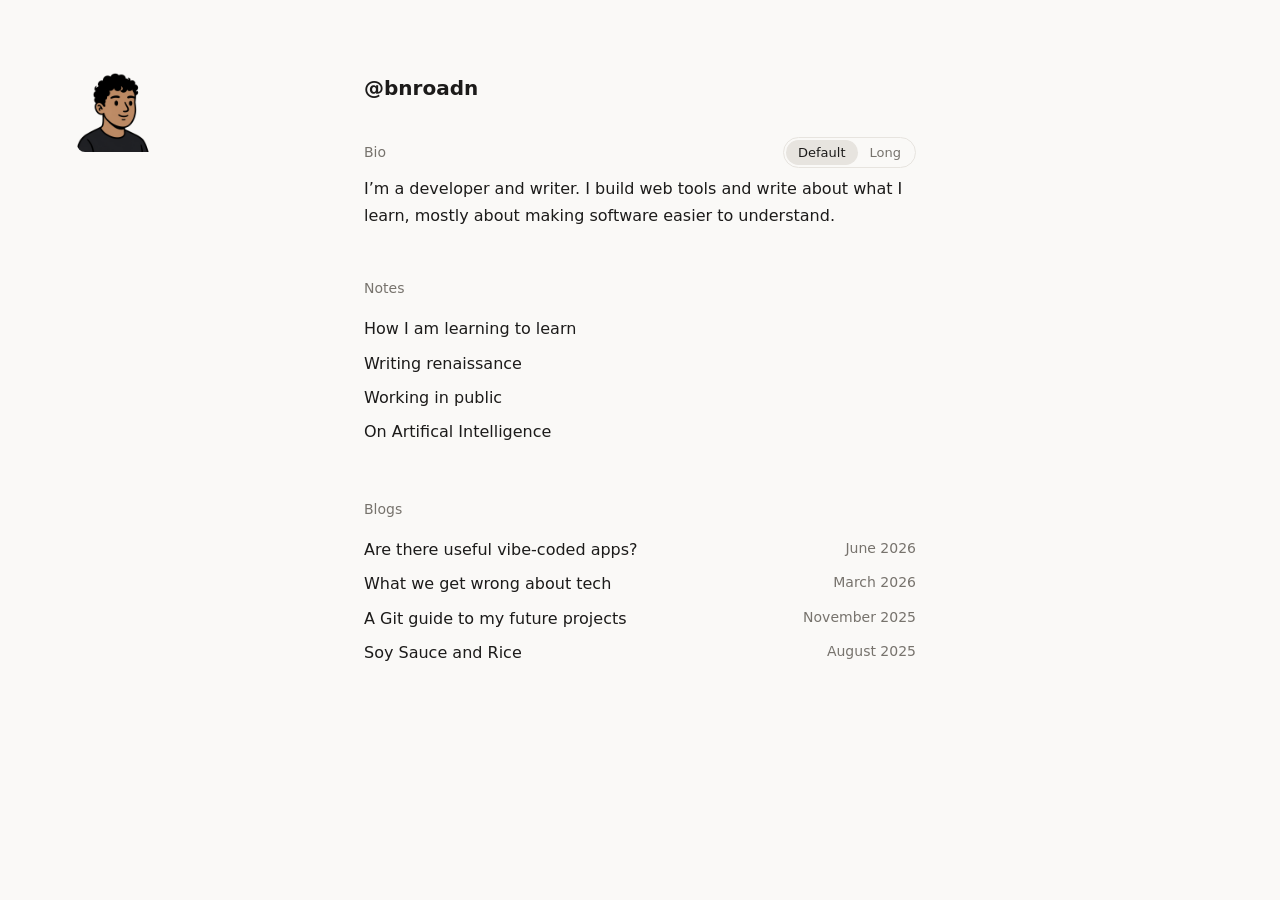
<file: minimal-notes/index.html>
<!DOCTYPE html>
<!--
  CLONE NOTES: a "text-first personal site" (layout inspired by leerob.com).
  The pattern: one narrow column, a handle, a short bio with a Default/Long
  switch, then plain lists of Notes and Blogs. No images, no heavy chrome.
  The original is a Next.js app; this version is plain HTML/CSS/JS so you
  can see every moving part. See the porting notes at the bottom of app.js.
-->
<html lang="en">
<head>
  <meta charset="utf-8">
  <meta name="viewport" content="width=device-width, initial-scale=1">
  <title>hey, i'm Brandon
  </title>
  <meta name="description" content="Developer and writer.">

  <!-- theme-color tints the phone's browser bar to match the page -->
  <meta name="theme-color" content="#1b1a19">

  <!-- Open Graph metadata for shared links. -->
  <meta property="og:title" content="Brandon">
  <meta property="og:description" content="Developer and writer.">

  <link rel="stylesheet" href="assets/css/styles.css">
  <script src="assets/js/app.js" defer></script>
</head>
<body>
  <aside class="logo-slot" aria-label="Logo">
    <img src="assets/images/logo.png" alt="Illustrated portrait logo">
  </aside>
  <main>
    <!-- The handle is the page's h1 and links to a social profile -->
    <h1><a href="https://x.com/">@bnroadn</a></h1>

    <!-- Bio: label + two buttons that act like a segmented control.
         aria-pressed tells screen readers which one is active. -->
    <section aria-labelledby="bio-label">
      <div class="bio-head">
        <span id="bio-label" class="label">Bio</span>
        <div class="switch" role="group" aria-label="Bio length">
          <button type="button" data-mode="default" aria-pressed="true">Default</button>
          <button type="button" data-mode="long" aria-pressed="false">Long</button>
        </div>
      </div>
      <!-- aria-live: screen readers announce the text when it changes -->
      <div id="bio" aria-live="polite"></div>
    </section>

    <!-- Filled in by app.js from the data object -->
    <section><h2>Notes</h2><ul id="notes" class="plain"></ul></section>
    <section><h2>Blogs</h2><ul id="blogs" class="plain"></ul></section>

    <noscript><p class="muted">Enable JavaScript to see the full page.</p></noscript>
  </main>
</body>
</html>
</file>
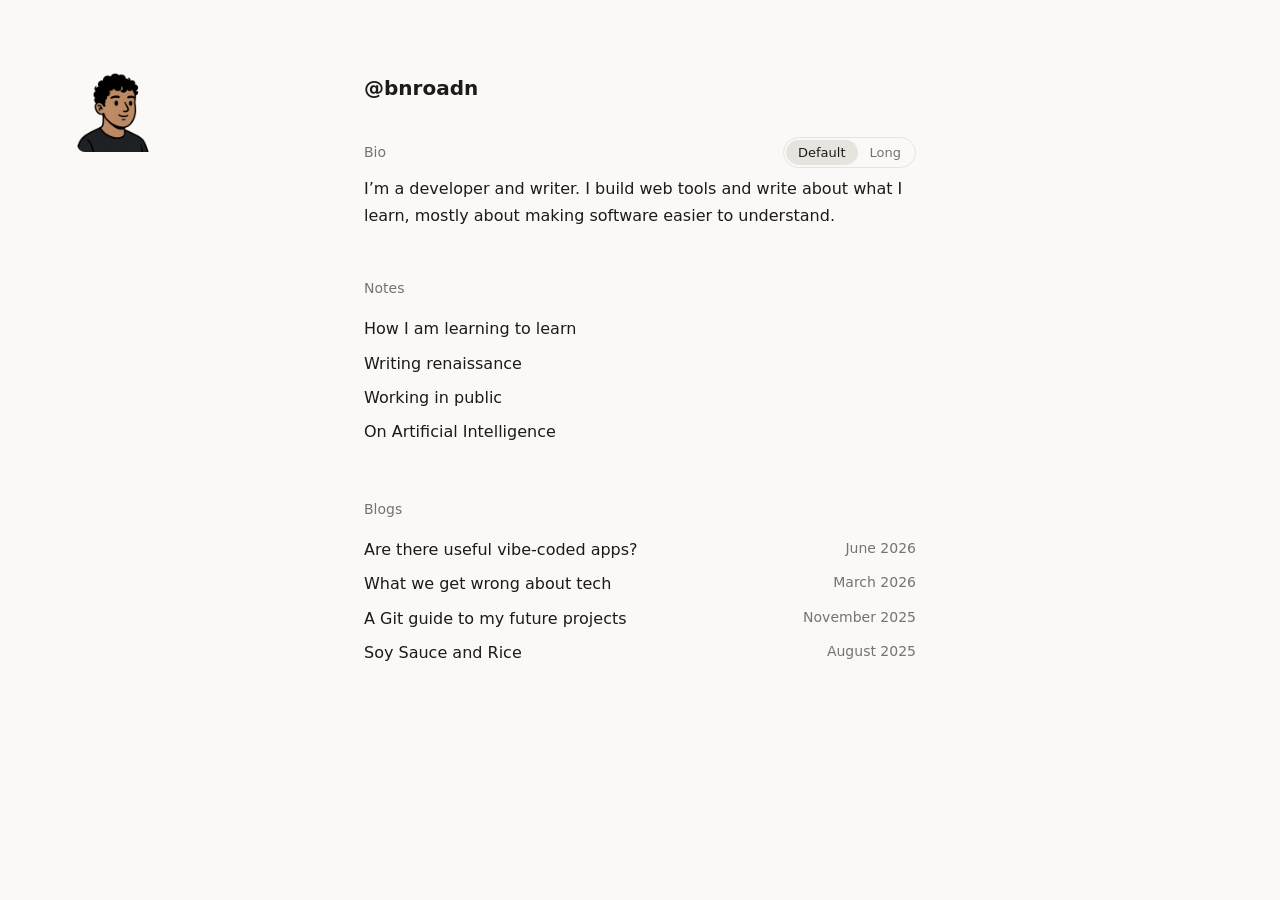
<file: src/index.html>
<!DOCTYPE html>
<!--
  CLONE NOTES: a "text-first personal site" (layout inspired by leerob.com).
  The pattern: one narrow column, a handle, a short bio with a Default/Long
  switch, then plain lists of Notes and Blogs. No images, no heavy chrome.
  The original is a Next.js app; this version is plain HTML/CSS/JS so you
  can see every moving part. See the porting notes at the bottom of app.js.
-->
<html lang="en">
<head>
  <meta charset="utf-8">
  <meta name="viewport" content="width=device-width, initial-scale=1">
  <title>hey, i'm B
  </title>
  <meta name="description" content="Developer and writer.">

  <!-- theme-color tints the phone's browser bar to match the page -->
  <meta name="theme-color" content="#1b1a19">
  <link rel="icon" type="image/svg+xml" href="assets/images/terminal.svg">

  <!-- Open Graph metadata for shared links. -->
  <meta property="og:title" content="Brandon">
  <meta property="og:description" content="Developer and writer.">

  <link rel="stylesheet" href="assets/css/styles.css">
  <script src="assets/js/app.js" defer></script>
</head>
<body>
  <aside class="logo-slot" aria-label="Logo">
    <img src="assets/images/logo.png" alt="Illustrated portrait logo">
  </aside>
  <main>
    <!-- The handle is the page's h1 and links to a social profile -->
    <h1><a href="https://x.com/">@bnroadn</a></h1>

    <!-- Bio: label + two buttons that act like a segmented control.
         aria-pressed tells screen readers which one is active. -->
    <section aria-labelledby="bio-label">
      <div class="bio-head">
        <span id="bio-label" class="label">Bio</span>
        <div class="switch" role="group" aria-label="Bio length">
          <button type="button" data-mode="default" aria-pressed="true">Default</button>
          <button type="button" data-mode="long" aria-pressed="false">Long</button>
        </div>
      </div>
      <!-- aria-live: screen readers announce the text when it changes -->
      <div id="bio" aria-live="polite"></div>
    </section>

    <!-- Filled in by app.js from the data object -->
    <section><h2>Notes</h2><ul id="notes" class="plain"></ul></section>
    <section><h2>Blogs</h2><ul id="blogs" class="plain"></ul></section>

    <noscript><p class="muted">Enable JavaScript to see the full page.</p></noscript>
  </main>
</body>
</html>
</file>
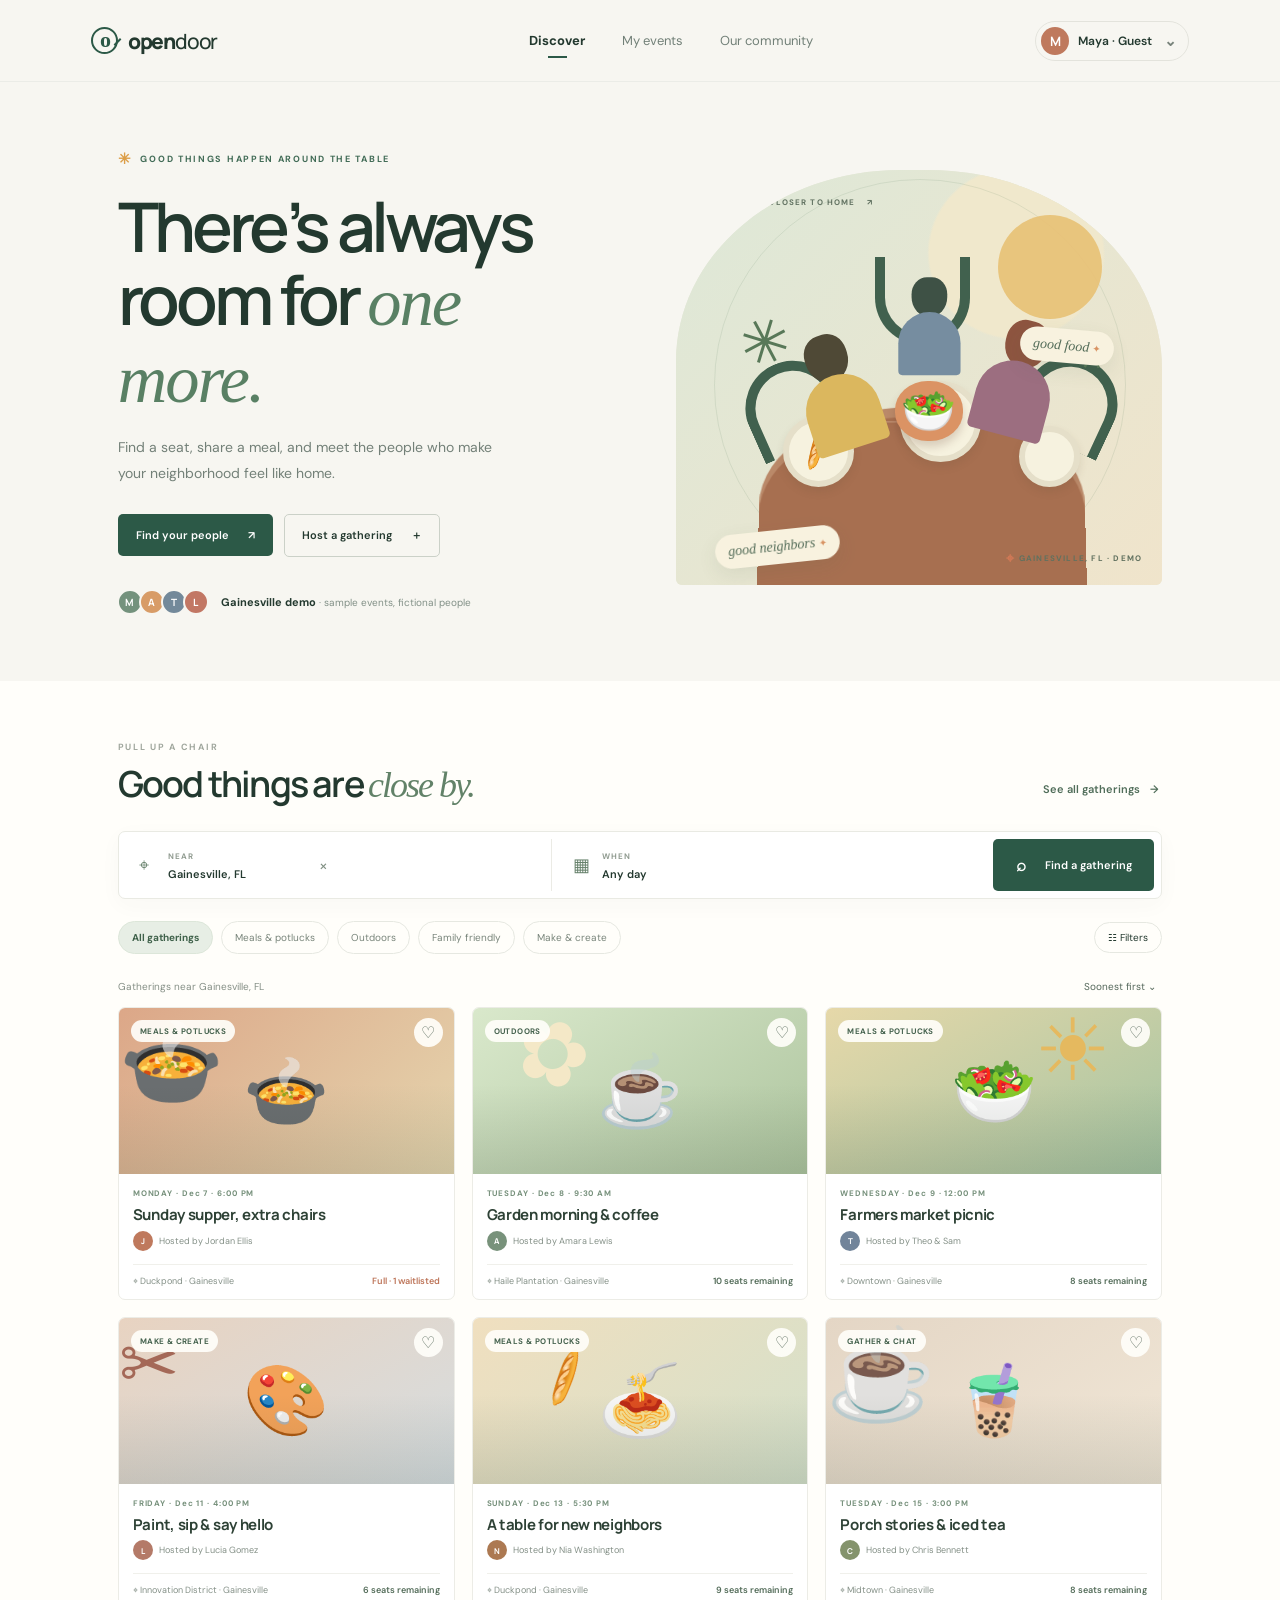
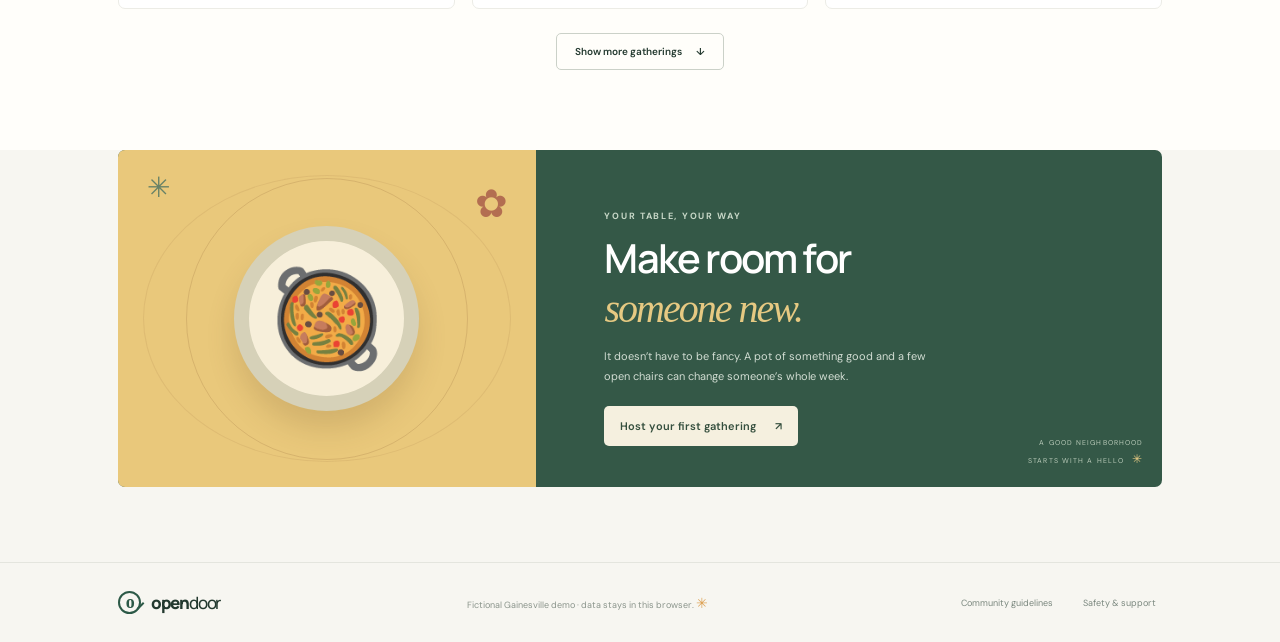
<file: src/demos/opendoor/index.html>
<!doctype html>
<html lang="en">
  <head>
    <meta charset="utf-8" />
    <meta name="viewport" content="width=device-width, initial-scale=1" />
    <meta name="theme-color" content="#f7f6f1" />
    <meta name="description" content="Find a seat at the table. Discover and host welcoming community meals and gatherings around Florida." />
    <title>OpenDoor — Find a seat at the table</title>
    <link rel="preconnect" href="https://fonts.googleapis.com" />
    <link rel="preconnect" href="https://fonts.gstatic.com" crossorigin />
    <link href="https://fonts.googleapis.com/css2?family=DM+Sans:wght@400;500;600;700&family=Manrope:wght@400;500;600;700;800&display=swap" rel="stylesheet" />
    <link rel="stylesheet" href="styles.css" />
  </head>
  <body>
    <header class="site-header">
      <a class="brand" href="#home" aria-label="OpenDoor home"><span class="brand-mark">o<span></span></span><span>open<span class="brand-light">door</span></span></a>
      <nav class="main-nav" aria-label="Main navigation">
        <button class="nav-link active" data-view="discover">Discover</button>
        <button class="nav-link" data-view="hosting">My events</button>
        <button class="nav-link" data-view="about">Our community</button>
      </nav>
      <div class="header-actions"><button class="profile-button" id="profileButton"><span class="avatar avatar-small">M</span><span>Maya · Guest</span><span class="chevron">⌄</span></button><button class="mobile-menu" id="mobileMenu" aria-label="Open navigation">☰</button></div>
    </header>

    <main id="home">
      <section class="hero" id="hero">
        <div class="hero-copy">
          <span class="eyebrow"><span class="sun-icon">✳</span> GOOD THINGS HAPPEN AROUND THE TABLE</span>
          <h1>There’s always<br />room for <em>one more.</em></h1>
          <p>Find a seat, share a meal, and meet the people who make your neighborhood feel like home.</p>
          <div class="hero-actions"><button class="button button-dark" id="exploreButton">Find your people <span>↗</span></button><button class="button button-outline" id="heroHostButton">Host a gathering <span>＋</span></button></div>
          <div class="social-proof"><div class="avatar-stack"><span class="avatar a1">M</span><span class="avatar a2">A</span><span class="avatar a3">T</span><span class="avatar a4">L</span></div><span><strong>Gainesville demo</strong> · sample events, fictional people</span></div>
        </div>
        <div class="hero-art" aria-label="Illustration of a community dinner table">
          <div class="art-sun"></div><div class="art-caption"><span class="caption-dot"></span> A LITTLE CLOSER TO HOME <span>↗</span></div>
          <div class="table-scene"><div class="plant plant-left">✳</div><div class="plant plant-right">✳</div><div class="plate plate-one"></div><div class="plate plate-two"></div><div class="plate plate-three"></div><div class="bowl">🥗</div><div class="bread">🥖</div><div class="person person-one"><i></i><b></b></div><div class="person person-two"><i></i><b></b></div><div class="person person-three"><i></i><b></b></div><div class="table"></div><div class="chair chair-one"></div><div class="chair chair-two"></div><div class="chair chair-three"></div><div class="art-note note-one">good food <span>✦</span></div><div class="art-note note-two">good neighbors <span>✦</span></div></div>
          <div class="art-location"><span>⌖</span> GAINESVILLE, FL · DEMO</div>
        </div>
      </section>

      <section class="discovery section-wrap" id="discoverySection">
        <div class="section-heading"><div><span class="eyebrow eyebrow-muted">PULL UP A CHAIR</span><h2>Good things are <em>close by.</em></h2></div><button class="button button-text" id="allEventsButton">See all gatherings <span>→</span></button></div>
        <div class="search-bar">
          <label class="search-field"><span class="field-icon">⌖</span><span class="field-label">NEAR</span><input id="locationFilter" type="text" value="Gainesville, FL" aria-label="Search by Florida city" /><button id="locationClear" aria-label="Clear location">×</button></label>
          <label class="search-field"><span class="field-icon">▦</span><span class="field-label">WHEN</span><select id="dateFilter" aria-label="Filter by date"><option value="any">Any day</option><option value="weekend">This weekend</option><option value="week">This week</option></select></label>
          <button class="button button-dark search-submit" id="searchButton"><span>⌕</span> Find a gathering</button>
        </div>
        <div class="category-row" id="categoryRow"><button class="category active" data-category="all">All gatherings</button><button class="category" data-category="meal">Meals & potlucks</button><button class="category" data-category="outdoors">Outdoors</button><button class="category" data-category="family">Family friendly</button><button class="category" data-category="creative">Make & create</button><button class="filter-button" id="moreFilters">☷ <span>Filters</span></button></div>
        <div class="results-meta"><span id="resultsCount">Gatherings near Gainesville, FL</span><button class="sort-control" id="sortButton">Soonest first <span>⌄</span></button></div>
        <div class="event-grid" id="eventGrid"></div>
        <div class="empty-state hidden" id="emptyState"><div>✳</div><h3>No gatherings found just yet</h3><p>Try another Florida city or clear your filters. Your next good thing may be just around the corner.</p><button class="button button-outline" id="clearFilters">Clear filters</button></div>
        <div class="load-more-wrap"><button class="button button-outline load-more" id="loadMore">Show more gatherings <span>↓</span></button></div>
      </section>

      <section class="host-banner section-wrap"><div class="host-banner-art"><span class="banner-sun">✳</span><span class="banner-doodle">✿</span><div class="banner-plate">🥘</div></div><div class="host-banner-copy"><span class="eyebrow eyebrow-light">YOUR TABLE, YOUR WAY</span><h2>Make room for<br /><em>someone new.</em></h2><p>It doesn’t have to be fancy. A pot of something good and a few open chairs can change someone’s whole week.</p><button class="button button-cream" id="bannerHostButton">Host your first gathering <span>↗</span></button></div><div class="banner-side-note">A GOOD NEIGHBORHOOD<br />STARTS WITH A HELLO <span>✳</span></div></section>

      <footer class="site-footer"><a class="brand" href="#home"><span class="brand-mark">o<span></span></span><span>open<span class="brand-light">door</span></span></a><span>Fictional Gainesville demo · data stays in this browser. <span class="footer-sun">✳</span></span><div class="footer-links"><button data-view="about">Community guidelines</button><button id="footerSafety">Safety & support</button></div></footer>
    </main>

    <div class="modal-backdrop hidden" id="modalBackdrop"><section class="modal" id="modal" role="dialog" aria-modal="true" aria-labelledby="modalTitle"><button class="modal-close" id="modalClose" aria-label="Close">×</button><div id="modalContent"></div></section></div>
    <div class="toast" id="toast" role="status"></div>
    <script src="app.js"></script>
  </body>
</html>
</file>
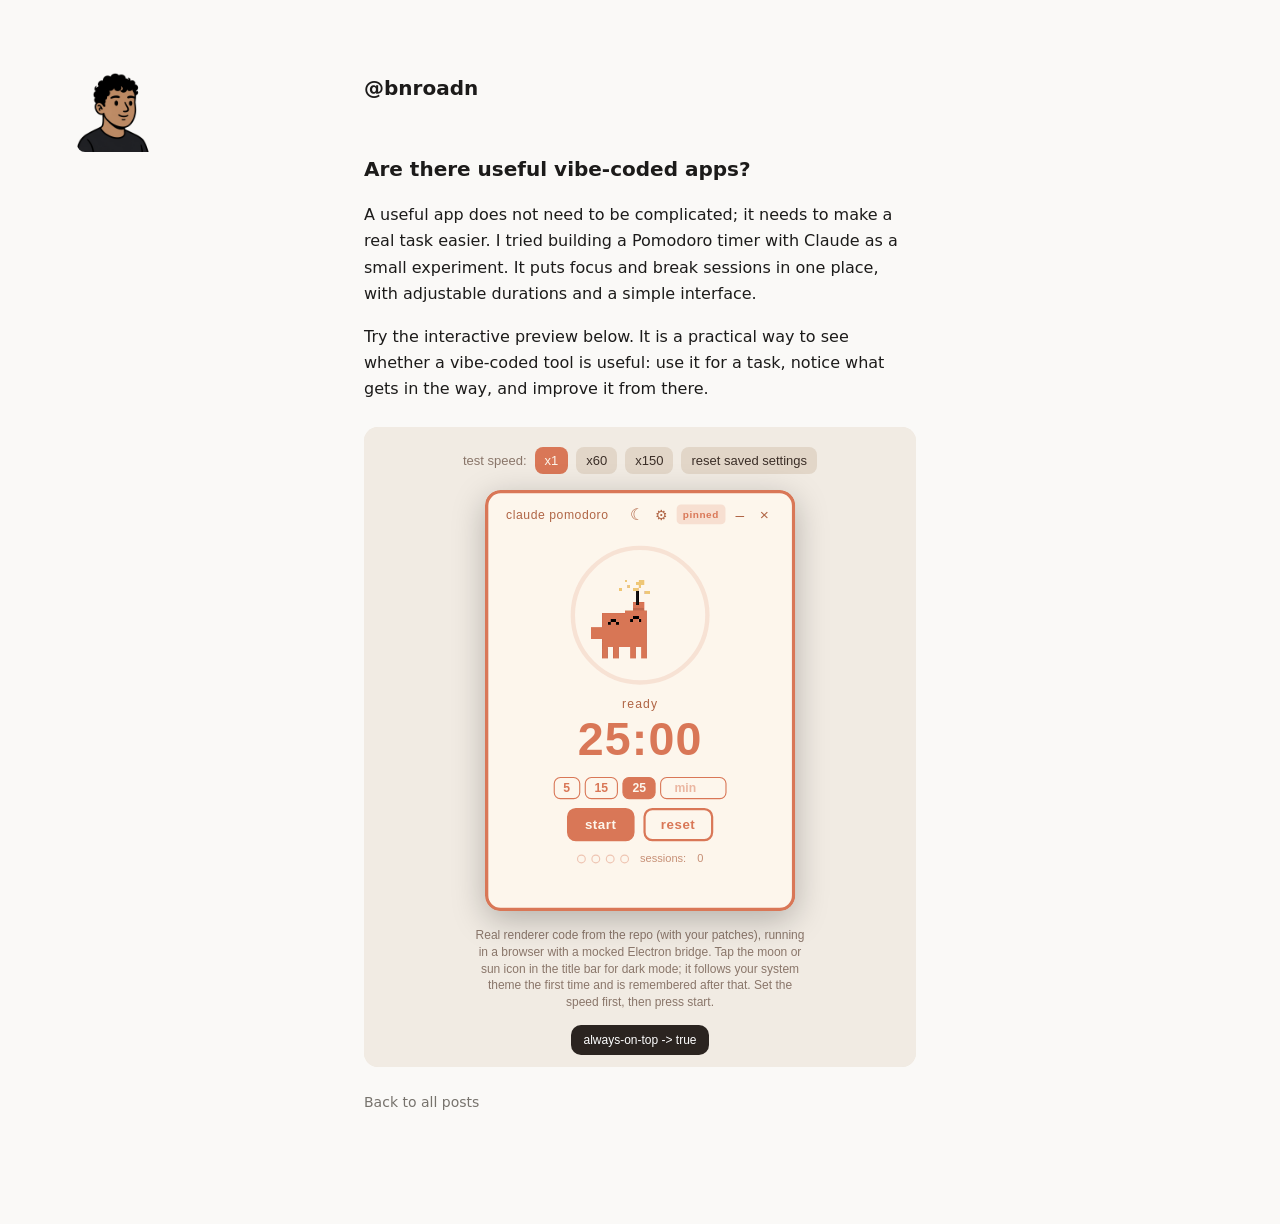
<file: minimal-notes/blogs/useful-vibe-coded-apps.html>
<!DOCTYPE html>
<html lang="en">
<head>
  <meta charset="utf-8">
  <meta name="viewport" content="width=device-width, initial-scale=1">
  <title>Are there useful vibe-coded apps? - Brandon</title>
  <meta name="description" content="An interactive Pomodoro timer built with Claude.">
  <meta name="theme-color" content="#1b1a19">
  <link rel="stylesheet" href="../assets/css/styles.css">
</head>
<body>
  <aside class="logo-slot" aria-label="Logo">
    <img src="../assets/images/logo.png" alt="Illustrated portrait logo">
  </aside>
  <main>
    <h1><a href="../index.html">@bnroadn</a></h1>
    <article>
      <h2 class="article-title">Are there useful vibe-coded apps?</h2>
      <p>A useful app does not need to be complicated; it needs to make a real task easier. I tried building a Pomodoro timer with Claude as a small experiment. It puts focus and break sessions in one place, with adjustable durations and a simple interface.</p>
      <p>Try the interactive preview below. It is a practical way to see whether a vibe-coded tool is useful: use it for a task, notice what gets in the way, and improve it from there.</p>
      <iframe class="app-preview" src="../demos/claude-pomodoro.html" title="Interactive Claude Pomodoro timer preview" loading="lazy"></iframe>
    </article>
    <p class="muted"><a href="../index.html">Back to all posts</a></p>
  </main>
</body>
</html>
</file>
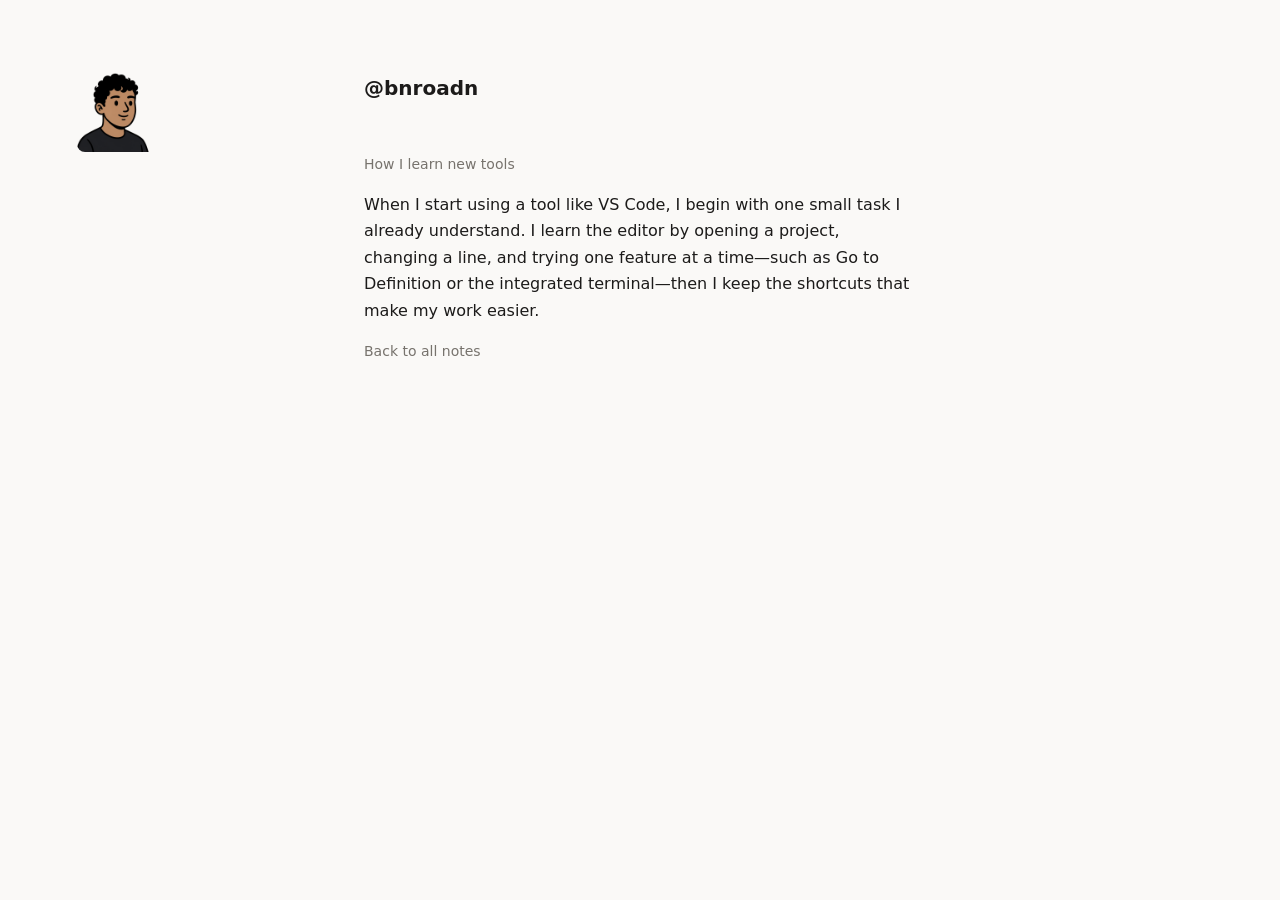
<file: minimal-notes/notes/how-i-learn-new-tools.html>
<!DOCTYPE html>
<html lang="en">
<head>
  <meta charset="utf-8">
  <meta name="viewport" content="width=device-width, initial-scale=1">
  <title>How I learn new tools - Brandon</title>
  <meta name="description" content="A note on learning new tools with VS Code.">
  <meta name="theme-color" content="#1b1a19">
  <link rel="stylesheet" href="../assets/css/styles.css">
</head>
<body>
  <aside class="logo-slot" aria-label="Logo">
    <img src="../assets/images/logo.png" alt="Illustrated portrait logo">
  </aside>
  <main>
    <h1><a href="../index.html">@bnroadn</a></h1>
    <article>
      <h2>How I learn new tools</h2>
      <p>When I start using a tool like VS Code, I begin with one small task I already understand. I learn the editor by opening a project, changing a line, and trying one feature at a time—such as Go to Definition or the integrated terminal—then I keep the shortcuts that make my work easier.</p>
    </article>
    <p class="muted"><a href="../index.html">Back to all notes</a></p>
  </main>
</body>
</html>
</file>
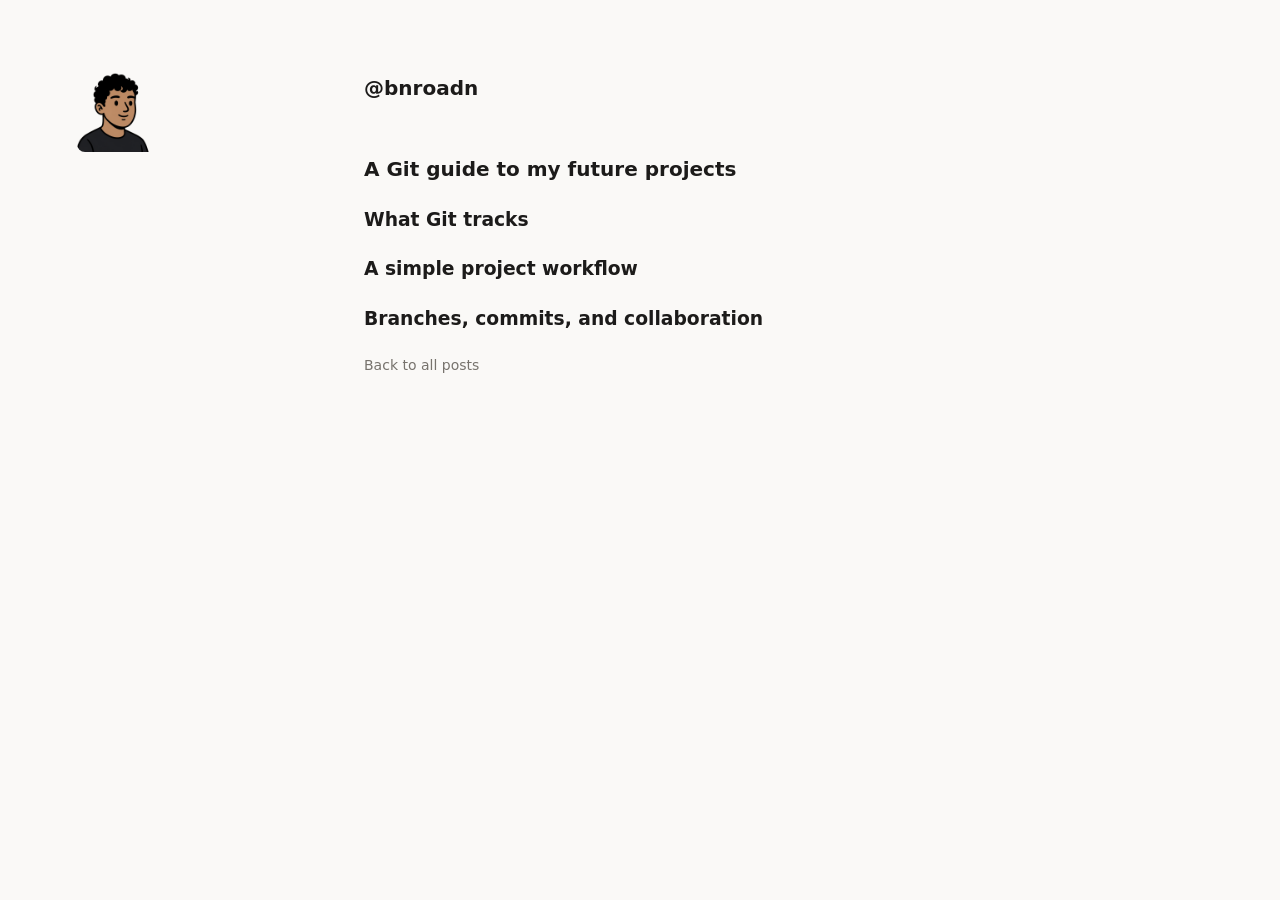
<file: src/blogs/git-guide-to-future-projects.html>
<!DOCTYPE html>
<html lang="en">
<head>
  <meta charset="utf-8">
  <meta name="viewport" content="width=device-width, initial-scale=1">
  <title>A Git guide to my future projects - Brandon</title>
  <meta name="description" content="A beginner-friendly guide to using Git as a foundation for future projects.">
  <meta name="theme-color" content="#1b1a19">
  <link rel="icon" type="image/svg+xml" href="../assets/images/terminal.svg">
  <link rel="stylesheet" href="../assets/css/styles.css">
</head>
<body>
  <aside class="logo-slot" aria-label="Logo">
    <img src="../assets/images/logo.png" alt="Illustrated portrait logo">
  </aside>
  <main>
    <h1><a href="../index.html">@bnroadn</a></h1>
    <article>
      <h2 class="article-title">A Git guide to my future projects</h2>
      <h3>What Git tracks</h3>
      <h3>A simple project workflow</h3>
      <h3>Branches, commits, and collaboration</h3>
    </article>
    <p class="muted"><a href="../index.html">Back to all posts</a></p>
  </main>
</body>
</html>
</file>
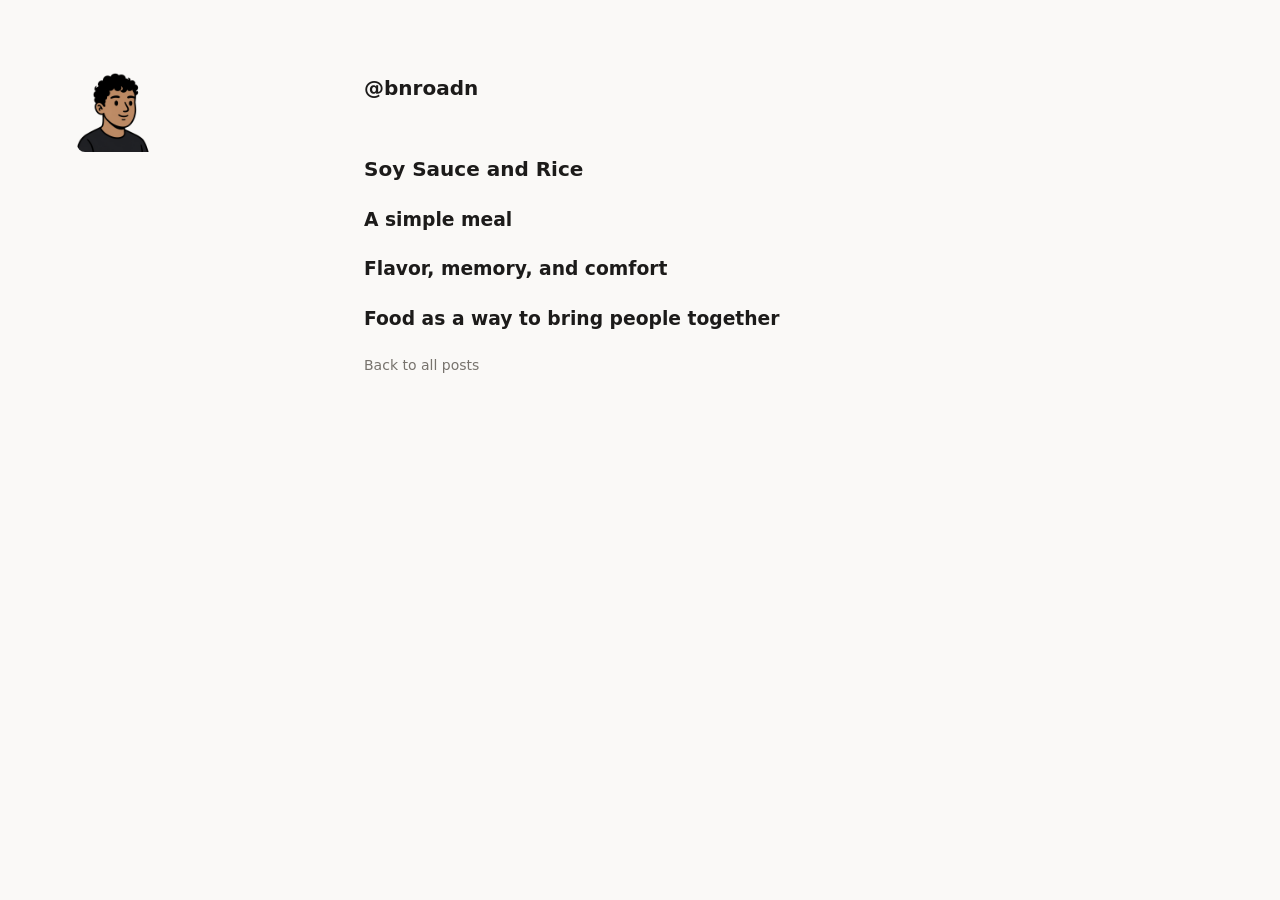
<file: src/blogs/soy-sauce-and-rice.html>
<!DOCTYPE html>
<html lang="en">
<head>
  <meta charset="utf-8">
  <meta name="viewport" content="width=device-width, initial-scale=1">
  <title>Soy Sauce and Rice - Brandon</title>
  <meta name="description" content="A personal reflection on soy sauce, rice, food, and the memories around a meal.">
  <meta name="theme-color" content="#1b1a19">
  <link rel="icon" type="image/svg+xml" href="../assets/images/terminal.svg">
  <link rel="stylesheet" href="../assets/css/styles.css">
</head>
<body>
  <aside class="logo-slot" aria-label="Logo">
    <img src="../assets/images/logo.png" alt="Illustrated portrait logo">
  </aside>
  <main>
    <h1><a href="../index.html">@bnroadn</a></h1>
    <article>
      <h2 class="article-title">Soy Sauce and Rice</h2>
      <h3>A simple meal</h3>
      <h3>Flavor, memory, and comfort</h3>
      <h3>Food as a way to bring people together</h3>
    </article>
    <p class="muted"><a href="../index.html">Back to all posts</a></p>
  </main>
</body>
</html>
</file>
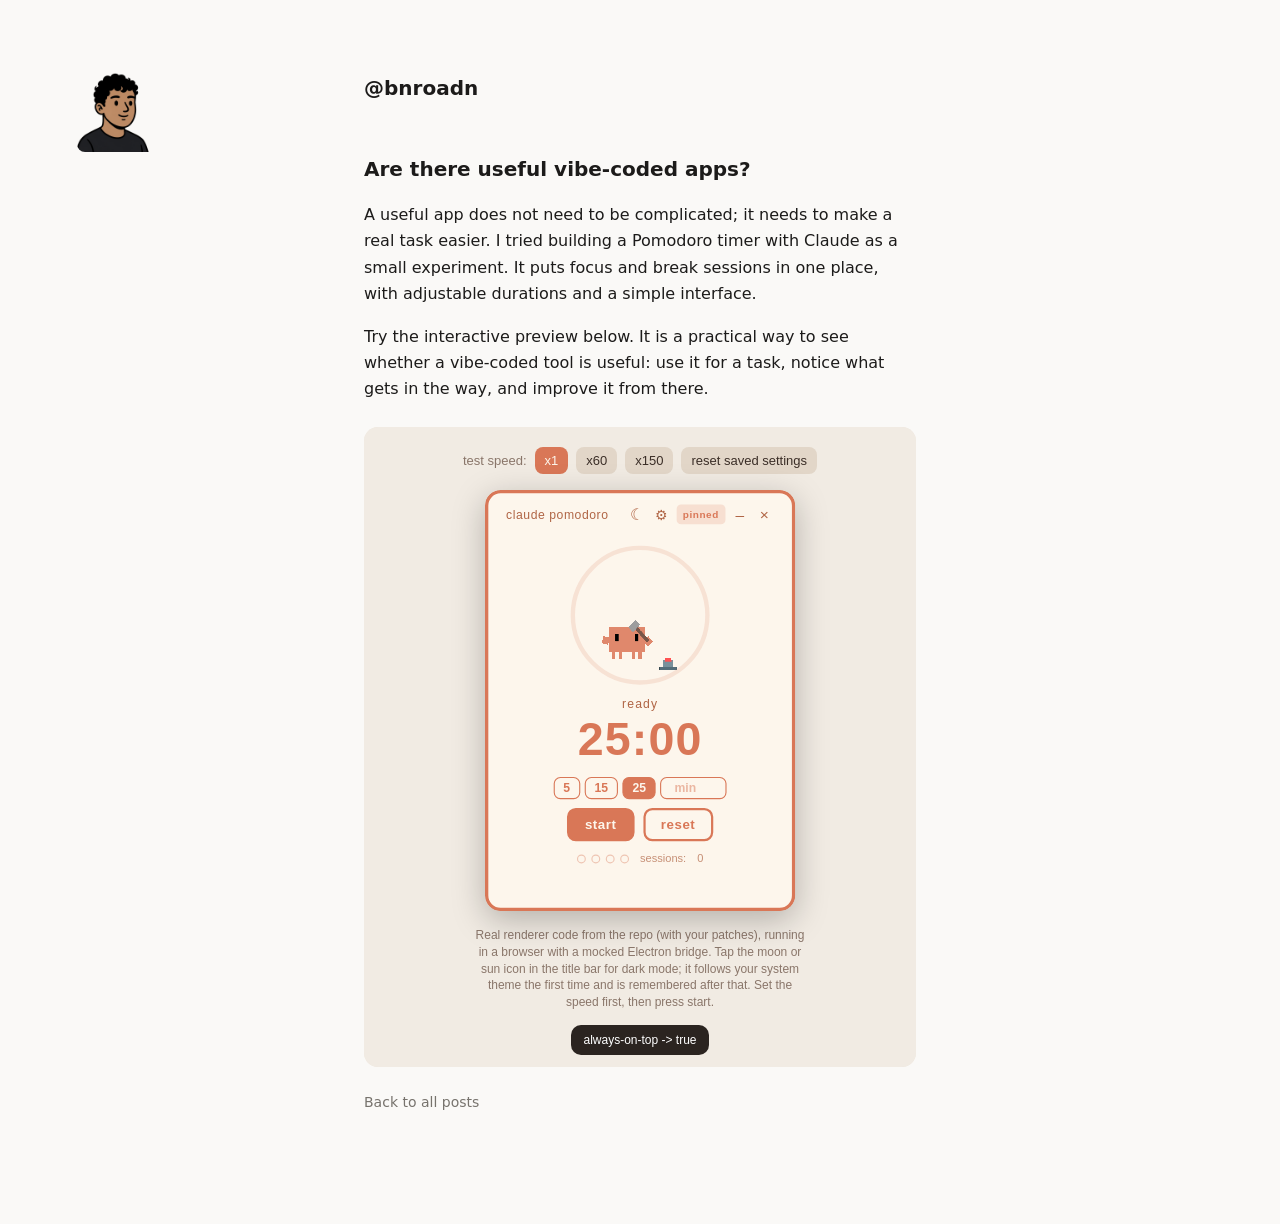
<file: src/blogs/useful-vibe-coded-apps.html>
<!DOCTYPE html>
<html lang="en">
<head>
  <meta charset="utf-8">
  <meta name="viewport" content="width=device-width, initial-scale=1">
  <title>Are there useful vibe-coded apps? - Brandon</title>
  <meta name="description" content="An interactive Pomodoro timer built with Claude.">
  <meta name="theme-color" content="#1b1a19">
  <link rel="icon" type="image/svg+xml" href="../assets/images/terminal.svg">
  <link rel="stylesheet" href="../assets/css/styles.css">
</head>
<body>
  <aside class="logo-slot" aria-label="Logo">
    <img src="../assets/images/logo.png" alt="Illustrated portrait logo">
  </aside>
  <main>
    <h1><a href="../index.html">@bnroadn</a></h1>
    <article>
      <h2 class="article-title">Are there useful vibe-coded apps?</h2>
      <p>A useful app does not need to be complicated; it needs to make a real task easier. I tried building a Pomodoro timer with Claude as a small experiment. It puts focus and break sessions in one place, with adjustable durations and a simple interface.</p>
      <p>Try the interactive preview below. It is a practical way to see whether a vibe-coded tool is useful: use it for a task, notice what gets in the way, and improve it from there.</p>
      <iframe class="app-preview" src="../demos/claude-pomodoro.html" title="Interactive Claude Pomodoro timer preview" loading="lazy"></iframe>
    </article>
    <p class="muted"><a href="../index.html">Back to all posts</a></p>
  </main>
</body>
</html>
</file>
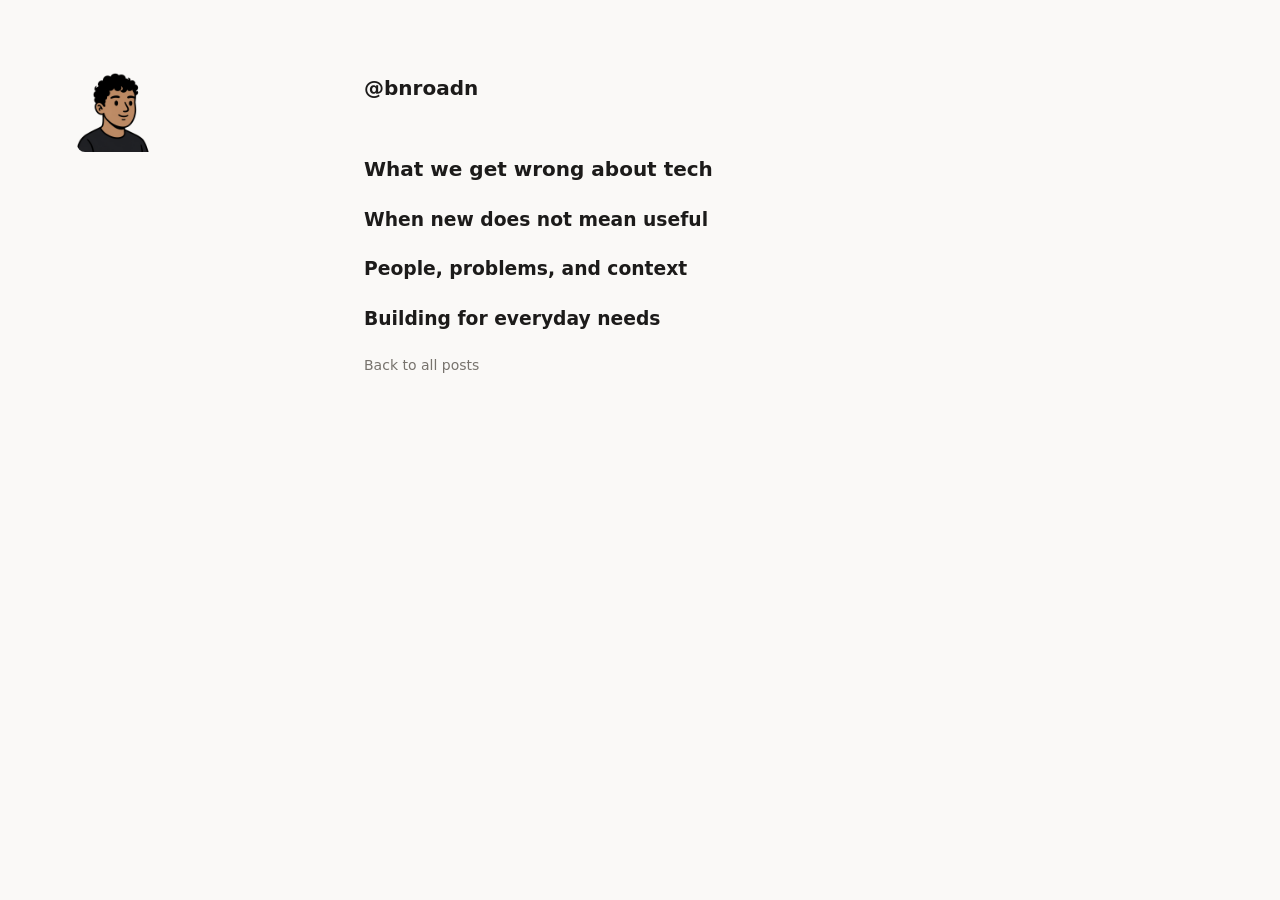
<file: src/blogs/what-we-get-wrong-about-tech.html>
<!DOCTYPE html>
<html lang="en">
<head>
  <meta charset="utf-8">
  <meta name="viewport" content="width=device-width, initial-scale=1">
  <title>What we get wrong about tech - Brandon</title>
  <meta name="description" content="A reflection on common assumptions about technology and what makes it useful.">
  <meta name="theme-color" content="#1b1a19">
  <link rel="icon" type="image/svg+xml" href="../assets/images/terminal.svg">
  <link rel="stylesheet" href="../assets/css/styles.css">
</head>
<body>
  <aside class="logo-slot" aria-label="Logo">
    <img src="../assets/images/logo.png" alt="Illustrated portrait logo">
  </aside>
  <main>
    <h1><a href="../index.html">@bnroadn</a></h1>
    <article>
      <h2 class="article-title">What we get wrong about tech</h2>
      <h3>When new does not mean useful</h3>
      <h3>People, problems, and context</h3>
      <h3>Building for everyday needs</h3>
    </article>
    <p class="muted"><a href="../index.html">Back to all posts</a></p>
  </main>
</body>
</html>
</file>
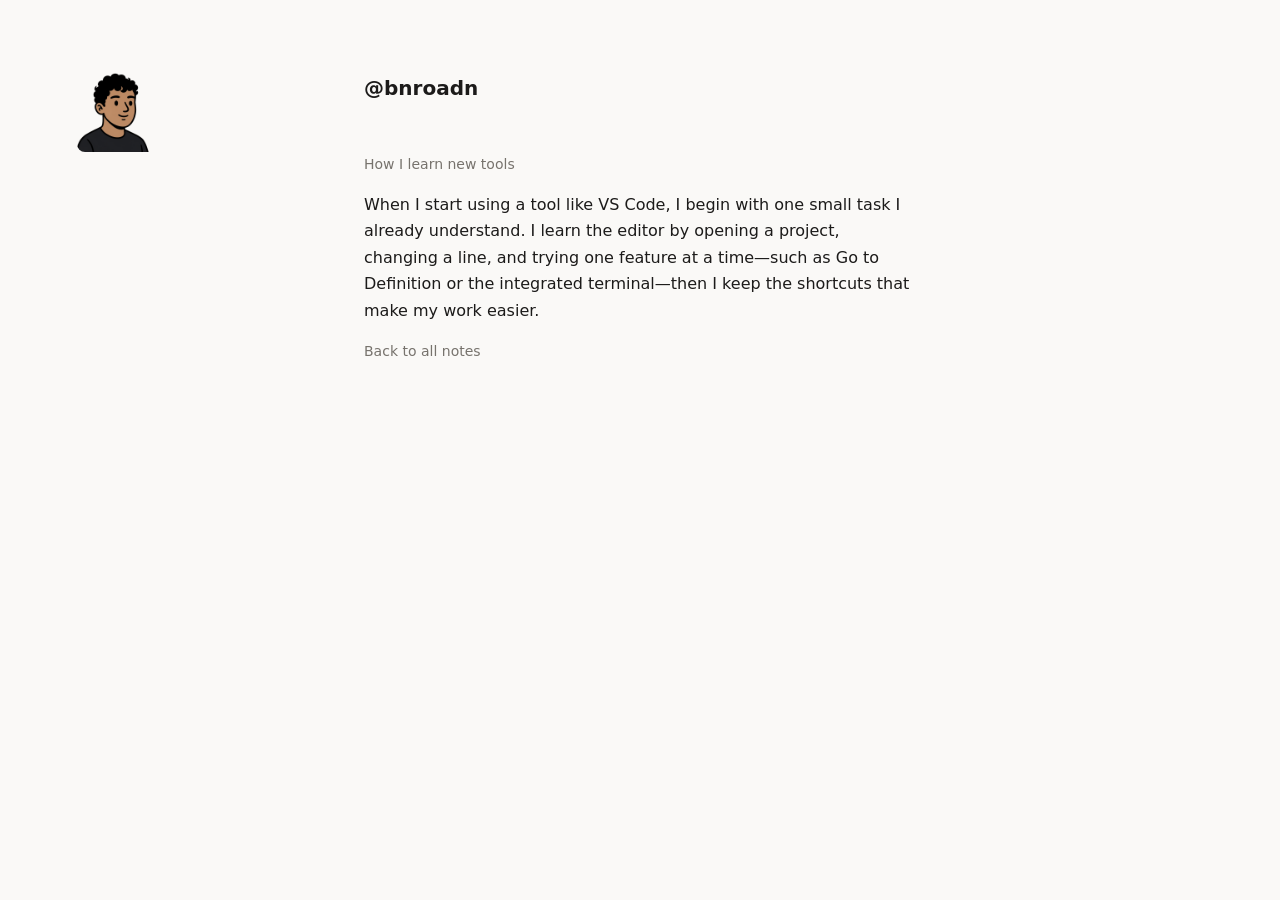
<file: src/notes/how-i-learn-new-tools.html>
<!DOCTYPE html>
<html lang="en">
<head>
  <meta charset="utf-8">
  <meta name="viewport" content="width=device-width, initial-scale=1">
  <title>How I learn new tools - Brandon</title>
  <meta name="description" content="A note on learning new tools with VS Code.">
  <meta name="theme-color" content="#1b1a19">
  <link rel="icon" type="image/svg+xml" href="../assets/images/terminal.svg">
  <link rel="stylesheet" href="../assets/css/styles.css">
</head>
<body>
  <aside class="logo-slot" aria-label="Logo">
    <img src="../assets/images/logo.png" alt="Illustrated portrait logo">
  </aside>
  <main>
    <h1><a href="../index.html">@bnroadn</a></h1>
    <article>
      <h2>How I learn new tools</h2>
      <p>When I start using a tool like VS Code, I begin with one small task I already understand. I learn the editor by opening a project, changing a line, and trying one feature at a time—such as Go to Definition or the integrated terminal—then I keep the shortcuts that make my work easier.</p>
    </article>
    <p class="muted"><a href="../index.html">Back to all notes</a></p>
  </main>
</body>
</html>
</file>
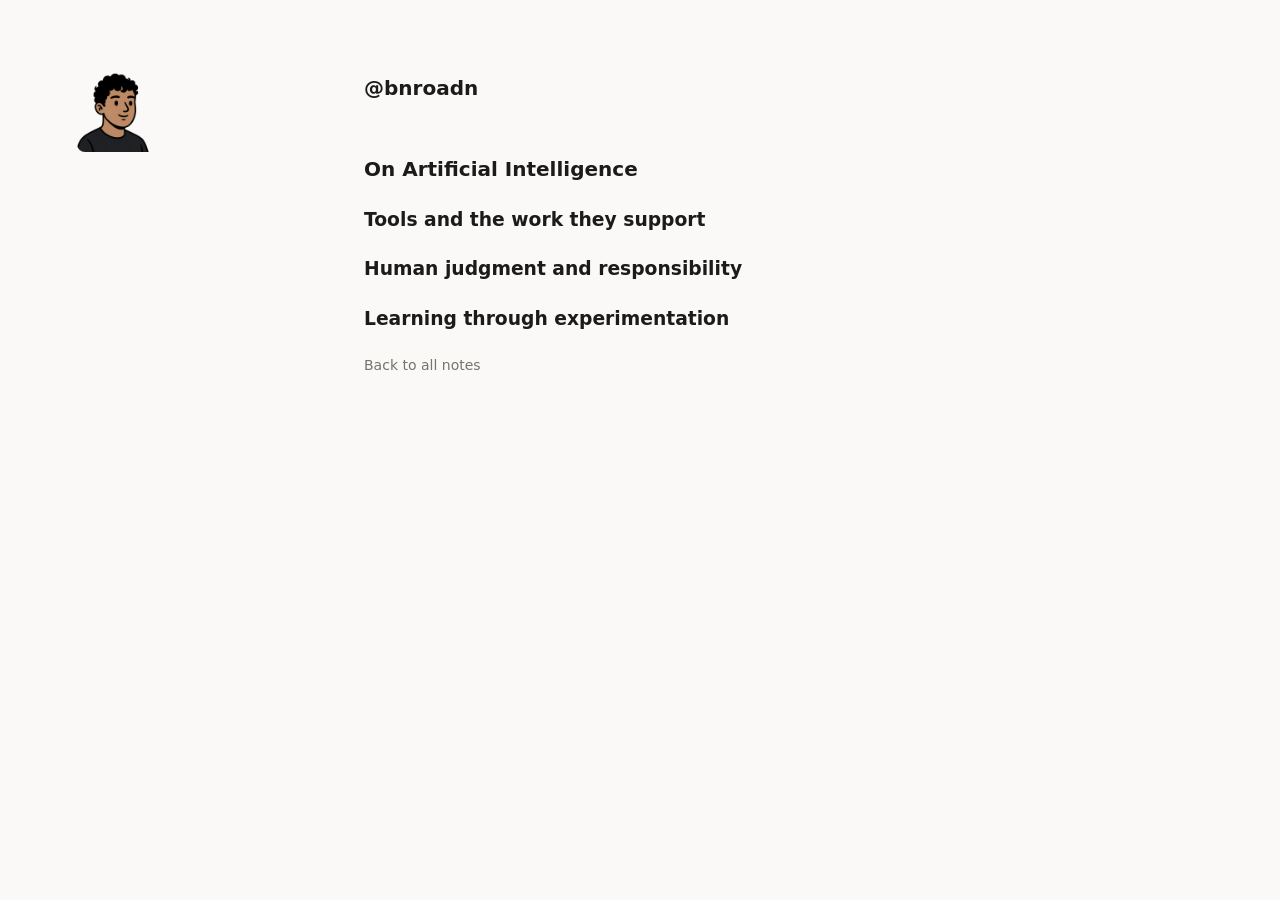
<file: src/notes/on-artificial-intelligence.html>
<!DOCTYPE html>
<html lang="en">
<head>
  <meta charset="utf-8">
  <meta name="viewport" content="width=device-width, initial-scale=1">
  <title>On Artificial Intelligence - Brandon</title>
  <meta name="description" content="A note on artificial intelligence, useful tools, and thoughtful use.">
  <meta name="theme-color" content="#1b1a19">
  <link rel="icon" type="image/svg+xml" href="../assets/images/terminal.svg">
  <link rel="stylesheet" href="../assets/css/styles.css">
</head>
<body>
  <aside class="logo-slot" aria-label="Logo">
    <img src="../assets/images/logo.png" alt="Illustrated portrait logo">
  </aside>
  <main>
    <h1><a href="../index.html">@bnroadn</a></h1>
    <article>
      <h2 class="article-title">On Artificial Intelligence</h2>
      <h3>Tools and the work they support</h3>
      <h3>Human judgment and responsibility</h3>
      <h3>Learning through experimentation</h3>
    </article>
    <p class="muted"><a href="../index.html">Back to all notes</a></p>
  </main>
</body>
</html>
</file>
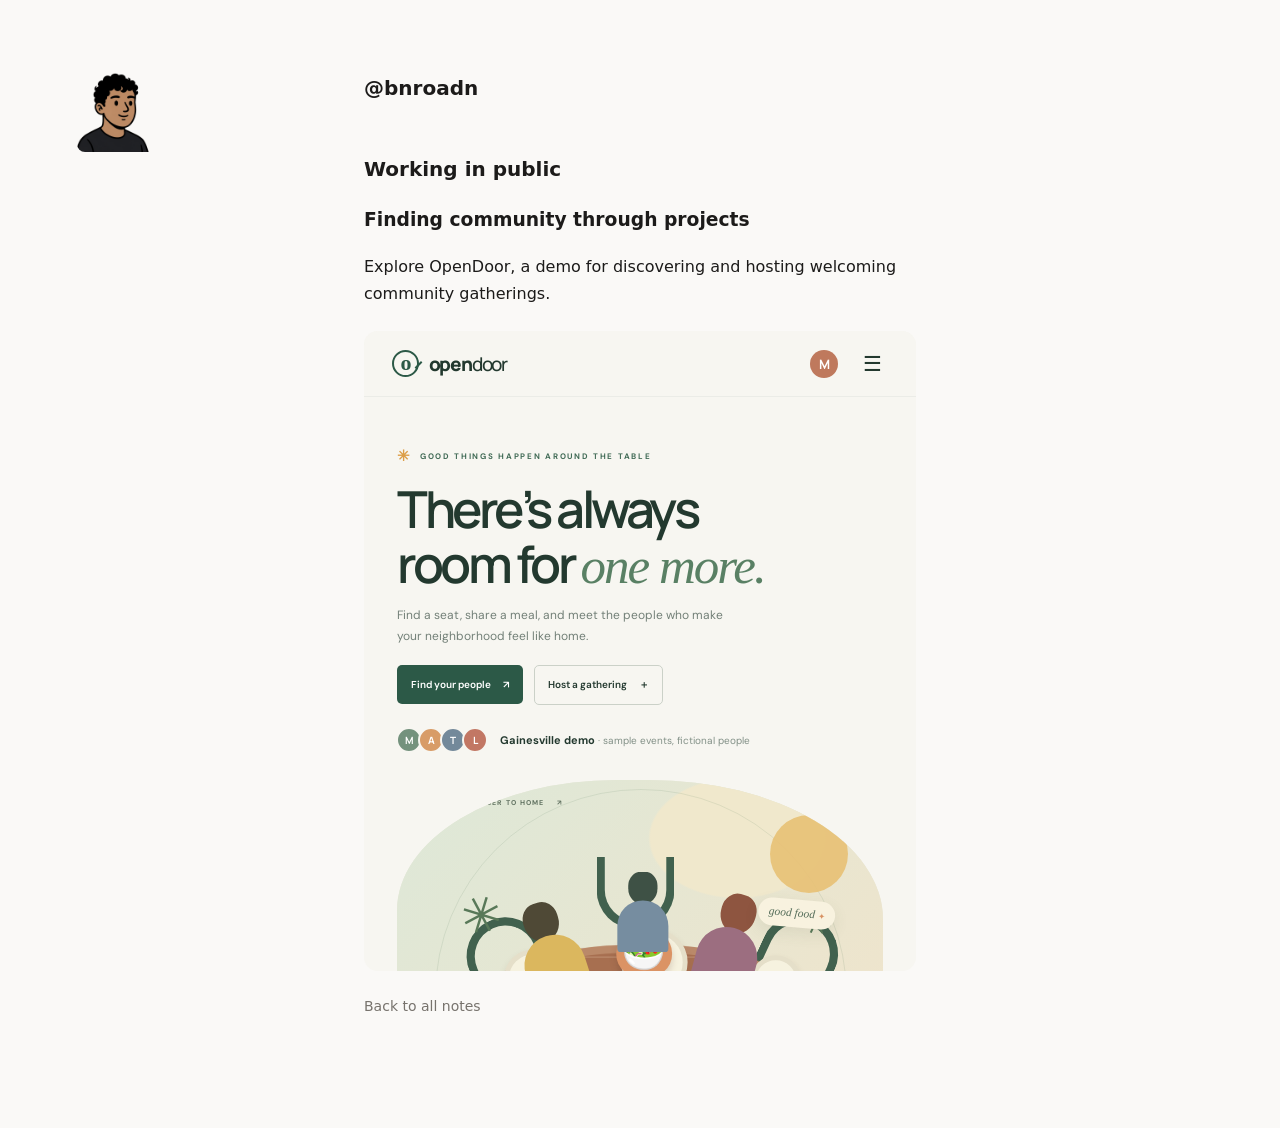
<file: src/notes/working-in-public.html>
<!DOCTYPE html>
<html lang="en">
<head>
  <meta charset="utf-8">
  <meta name="viewport" content="width=device-width, initial-scale=1">
  <title>Working in public - Brandon</title>
  <meta name="description" content="A note on sharing work, learning in the open, and connecting with others.">
  <meta name="theme-color" content="#1b1a19">
  <link rel="icon" type="image/svg+xml" href="../assets/images/terminal.svg">
  <link rel="stylesheet" href="../assets/css/styles.css">
</head>
<body>
  <aside class="logo-slot" aria-label="Logo">
    <img src="../assets/images/logo.png" alt="Illustrated portrait logo">
  </aside>
  <main>
    <h1><a href="../index.html">@bnroadn</a></h1>
    <article>
      <h2 class="article-title">Working in public</h2>
      <h3>Finding community through projects</h3>
      <p>Explore OpenDoor, a demo for discovering and hosting welcoming community gatherings.</p>
      <iframe class="app-preview" src="../demos/opendoor/index.html" title="Interactive OpenDoor community gatherings preview" loading="lazy"></iframe>
    </article>
    <p class="muted"><a href="../index.html">Back to all notes</a></p>
  </main>
</body>
</html>
</file>
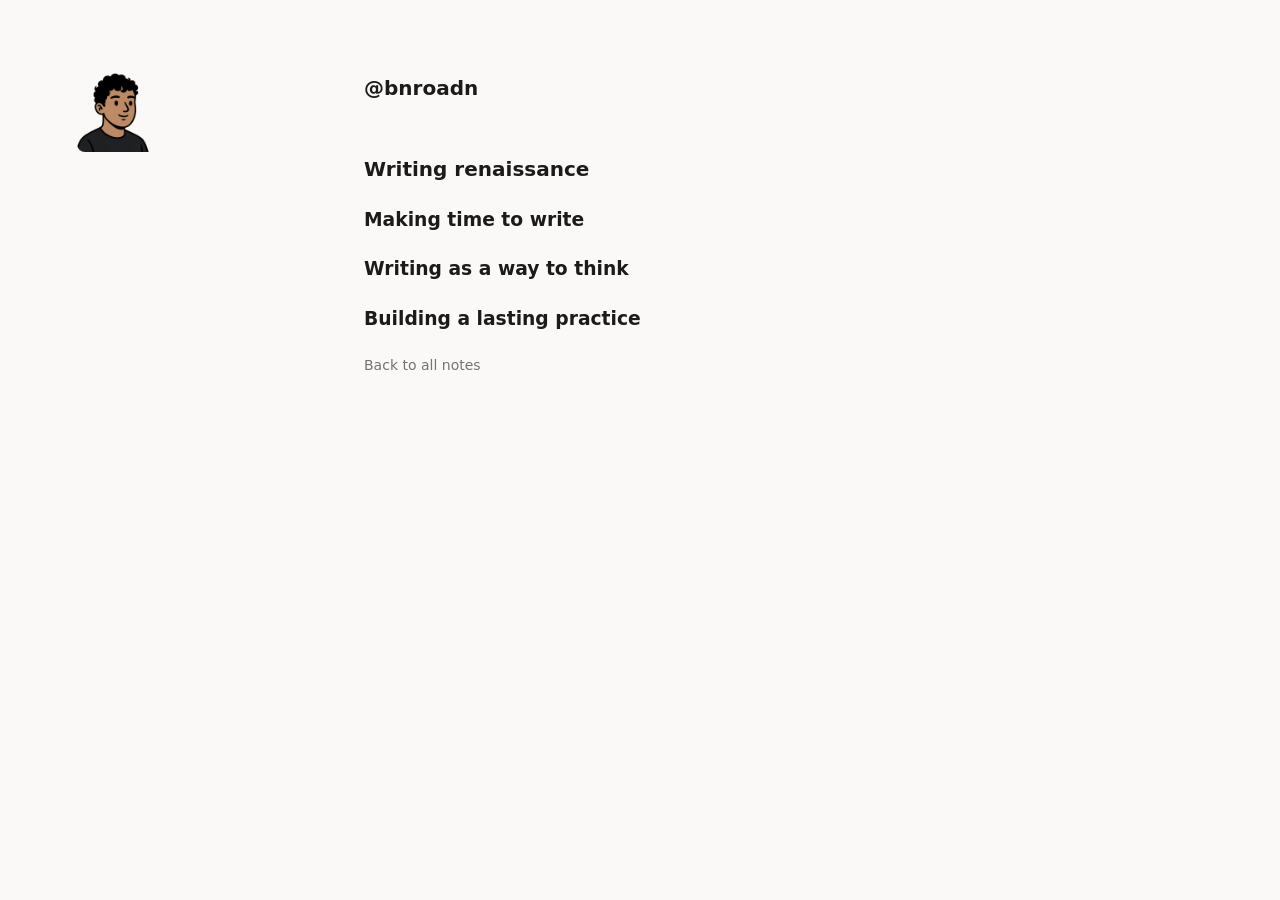
<file: src/notes/writing-renaissance.html>
<!DOCTYPE html>
<html lang="en">
<head>
  <meta charset="utf-8">
  <meta name="viewport" content="width=device-width, initial-scale=1">
  <title>Writing renaissance - Brandon</title>
  <meta name="description" content="A note on making room for writing and bringing it back into everyday life.">
  <meta name="theme-color" content="#1b1a19">
  <link rel="icon" type="image/svg+xml" href="../assets/images/terminal.svg">
  <link rel="stylesheet" href="../assets/css/styles.css">
</head>
<body>
  <aside class="logo-slot" aria-label="Logo">
    <img src="../assets/images/logo.png" alt="Illustrated portrait logo">
  </aside>
  <main>
    <h1><a href="../index.html">@bnroadn</a></h1>
    <article>
      <h2 class="article-title">Writing renaissance</h2>
      <h3>Making time to write</h3>
      <h3>Writing as a way to think</h3>
      <h3>Building a lasting practice</h3>
    </article>
    <p class="muted"><a href="../index.html">Back to all notes</a></p>
  </main>
</body>
</html>
</file>
<file: minimal-notes/assets/css/styles.css>
/* ==========================================================================
   styles.css: a calm, text-first look. All colors live in variables, so
   re-theming the whole site means editing six lines.
   ========================================================================== */
:root {
  --bg: #1b1a19;        /* warm near-black (same as the theme-color meta) */
  --text: #ece9e4;
  --muted: #8f8b85;
  --line: #2e2c2a;
  --accent: #ece9e4;
}
/* Light theme for visitors whose OS is set to light */
@media (prefers-color-scheme: light) {
  :root { --bg: #faf9f7; --text: #1c1b1a; --muted: #77736d; --line: #e7e4df; --accent: #1c1b1a; }
}

* { box-sizing: border-box; }

body {
  margin: 0;
  background: var(--bg);
  color: var(--text);
  font: 16px/1.65 system-ui, -apple-system, "Segoe UI", Roboto, sans-serif;
  -webkit-font-smoothing: antialiased;
}

/* One narrow column, centered. This single rule creates the whole "feel". */
main { max-width: 600px; margin: 0 auto; padding: 72px 24px 96px; }

a { color: inherit; text-decoration: none; }
a:hover { text-decoration: underline; text-underline-offset: 3px; }
a:focus-visible, button:focus-visible { outline: 2px solid var(--accent); outline-offset: 2px; }

h1 { font-size: 20px; font-weight: 600; margin: 0 0 32px; }
h2 { font-size: 14px; font-weight: 500; color: var(--muted); margin: 48px 0 12px; }
.article-title { font-size: 20px; font-weight: 600; color: var(--text); margin: 48px 0 12px; }
.app-preview { display: block; width: 100%; height: 640px; border: 0; border-radius: 14px; margin: 24px 0; }
.label, .muted { color: var(--muted); font-size: 14px; }

/* Bio header: label on the left, switch on the right (flexbox) */
.bio-head { display: flex; justify-content: space-between; align-items: center; margin-bottom: 8px; }
#bio p { margin: 0 0 16px; }
#bio figure { margin: 24px 0; }
.bio-photo { display: block; width: 100%; max-height: 340px; object-fit: cover; border-radius: 8px; }
#bio figcaption { color: var(--muted); font-size: 13px; margin-top: 8px; }

/* Segmented control: two buttons that look like one pill */
.switch { display: inline-flex; border: 1px solid var(--line); border-radius: 999px; padding: 2px; }
.switch button {
  background: none; border: 0; color: var(--muted);
  font: inherit; font-size: 13px; padding: 2px 12px;
  border-radius: 999px; cursor: pointer;
}
/* The ACTIVE button is styled by the aria-pressed attribute itself:
   one source of truth for both accessibility and appearance. */
.switch button[aria-pressed="true"] { background: var(--line); color: var(--text); }

/* Lists: no bullets */
.plain { list-style: none; margin: 0; padding: 0; }
.plain li a, .plain li .entry { display: flex; justify-content: space-between; gap: 16px; padding: 4px 0; }
.plain .date { color: var(--muted); font-size: 14px; white-space: nowrap; }
#notes li a, #notes li .entry { display: block; }   /* notes have no dates */

.logo-slot {
  position: fixed;
  top: 72px;
  left: clamp(24px, 6vw, 96px);
  width: 80px;
  aspect-ratio: 1;
  overflow: hidden;
  border-radius: 8px;
}

.logo-slot img {
  display: block;
  width: 100%;
  height: 100%;
  object-fit: cover;
}

@media (prefers-reduced-motion: reduce) { * { transition: none !important; } }

@media (max-width: 900px) {
  .logo-slot {
    position: static;
    margin: 24px auto 0 24px;
  }
}
</file>
<file: src/assets/css/styles.css>
/* ==========================================================================
   styles.css: a calm, text-first look. All colors live in variables, so
   re-theming the whole site means editing six lines.
   ========================================================================== */
:root {
  --bg: #1b1a19;        /* warm near-black (same as the theme-color meta) */
  --text: #ece9e4;
  --muted: #8f8b85;
  --line: #2e2c2a;
  --accent: #ece9e4;
}
/* Light theme for visitors whose OS is set to light */
@media (prefers-color-scheme: light) {
  :root { --bg: #faf9f7; --text: #1c1b1a; --muted: #77736d; --line: #e7e4df; --accent: #1c1b1a; }
}

* { box-sizing: border-box; }

body {
  margin: 0;
  background: var(--bg);
  color: var(--text);
  font: 16px/1.65 system-ui, -apple-system, "Segoe UI", Roboto, sans-serif;
  -webkit-font-smoothing: antialiased;
}

/* One narrow column, centered. This single rule creates the whole "feel". */
main { max-width: 600px; margin: 0 auto; padding: 72px 24px 96px; }

a { color: inherit; text-decoration: none; }
a:hover { text-decoration: underline; text-underline-offset: 3px; }
a:focus-visible, button:focus-visible { outline: 2px solid var(--accent); outline-offset: 2px; }

h1 { font-size: 20px; font-weight: 600; margin: 0 0 32px; }
h2 { font-size: 14px; font-weight: 500; color: var(--muted); margin: 48px 0 12px; }
.article-title { font-size: 20px; font-weight: 600; color: var(--text); margin: 48px 0 12px; }
.app-preview { display: block; width: 100%; height: 640px; border: 0; border-radius: 14px; margin: 24px 0; }
.label, .muted { color: var(--muted); font-size: 14px; }

/* Bio header: label on the left, switch on the right (flexbox) */
.bio-head { display: flex; justify-content: space-between; align-items: center; margin-bottom: 8px; }
#bio p { margin: 0 0 16px; }
#bio figure { margin: 24px 0; }
.bio-photo { display: block; width: 100%; max-height: 440px; object-fit: contain; border-radius: 8px; }
#bio figcaption { color: var(--muted); font-size: 13px; margin-top: 8px; }
.notion-link { display: inline-flex; margin: 4px 0 16px; }
.notion-link img { display: block; width: 40px; height: 40px; }

/* Segmented control: two buttons that look like one pill */
.switch { display: inline-flex; border: 1px solid var(--line); border-radius: 999px; padding: 2px; }
.switch button {
  background: none; border: 0; color: var(--muted);
  font: inherit; font-size: 13px; padding: 2px 12px;
  border-radius: 999px; cursor: pointer;
}
/* The ACTIVE button is styled by the aria-pressed attribute itself:
   one source of truth for both accessibility and appearance. */
.switch button[aria-pressed="true"] { background: var(--line); color: var(--text); }

/* Lists: no bullets */
.plain { list-style: none; margin: 0; padding: 0; }
.plain li a, .plain li .entry { display: flex; justify-content: space-between; gap: 16px; padding: 4px 0; }
.plain .date { color: var(--muted); font-size: 14px; white-space: nowrap; }
#notes li a, #notes li .entry { display: block; }   /* notes have no dates */

.logo-slot {
  position: fixed;
  top: 72px;
  left: clamp(24px, 6vw, 96px);
  width: 80px;
  aspect-ratio: 1;
  overflow: hidden;
  border-radius: 8px;
}

.logo-slot img {
  display: block;
  width: 100%;
  height: 100%;
  object-fit: cover;
}

@media (prefers-reduced-motion: reduce) { * { transition: none !important; } }

@media (max-width: 900px) {
  .logo-slot {
    position: static;
    margin: 24px auto 0 24px;
  }
}
</file>
<file: src/demos/opendoor/styles.css>
:root{--ink:#23392f;--muted:#738078;--paper:#f7f6f1;--white:#fffefa;--green:#2c5947;--green2:#416b56;--lime:#d8e9ae;--coral:#e89a78;--line:#e4e4dc;--yellow:#f0c974;--serif:Georgia,'Times New Roman',serif;--sans:'DM Sans',sans-serif;--display:'Manrope','DM Sans',sans-serif}*{box-sizing:border-box}html{scroll-behavior:smooth}body{margin:0;background:var(--paper);color:var(--ink);font-family:var(--sans);-webkit-font-smoothing:antialiased}button,input,select,textarea{font:inherit}button{cursor:pointer;color:inherit}.site-header{height:82px;padding:0 7.1%;display:flex;align-items:center;justify-content:space-between;background:rgba(247,246,241,.94);position:sticky;z-index:20;top:0;border-bottom:1px solid rgba(35,57,47,.05);backdrop-filter:blur(12px)}.brand{display:flex;gap:10px;align-items:center;text-decoration:none;color:var(--ink);font:800 21px var(--display);letter-spacing:-1.2px}.brand-light{font-weight:500}.brand-mark{position:relative;width:27px;height:27px;border:2px solid var(--green);border-radius:50%;font:700 22px/22px var(--serif);color:var(--green);text-align:center;letter-spacing:-2px}.brand-mark span{position:absolute;width:9px;height:2px;background:var(--green);right:-6px;top:12px;transform:rotate(-45deg)}.main-nav{display:flex;align-items:center;gap:37px;margin-left:90px}.nav-link{border:0;background:none;font-size:13px;color:#728078;padding:10px 0;position:relative}.nav-link.active{color:var(--ink);font-weight:700}.nav-link.active:after{content:'';height:2px;width:19px;background:var(--green);position:absolute;bottom:1px;left:calc(50% - 9px)}.header-actions{display:flex;align-items:center;gap:16px}.profile-button{background:transparent;border:1px solid #e3e3dc;border-radius:30px;padding:5px 11px 5px 5px;display:flex;align-items:center;gap:9px;font-size:12px;font-weight:600}.avatar{display:inline-flex;align-items:center;justify-content:center;width:34px;height:34px;border-radius:50%;font:700 13px var(--display);color:#fff}.avatar-small{width:28px;height:28px;background:#bf795d}.chevron{font-size:15px;color:#78837b;margin-left:3px}.mobile-menu{display:none;background:none;border:0;font-size:21px}.hero{min-height:565px;padding:58px 9.2% 66px;display:grid;grid-template-columns:1.02fr .98fr;align-items:center;gap:5%;overflow:hidden}.hero-copy{max-width:500px;padding-top:8px}.eyebrow{font-size:9px;letter-spacing:1.7px;font-weight:700;color:var(--green2);display:inline-flex;align-items:center;gap:8px}.sun-icon{font-size:15px;color:#dc9e48}.hero h1{font:600 clamp(44px,5.35vw,72px)/1.07 var(--display);letter-spacing:-4.4px;margin:21px 0 19px;color:var(--ink)}h1 em,h2 em{font-family:var(--serif);font-weight:400;letter-spacing:-2px;color:#598064} .hero-copy>p{color:#738078;max-width:386px;font-size:14px;line-height:1.85;margin:0 0 27px}.hero-actions{display:flex;gap:11px;align-items:center}.button{border-radius:5px;border:1px solid transparent;padding:13px 17px;font-weight:600;font-size:11px;display:inline-flex;align-items:center;justify-content:center;gap:19px;transition:transform .18s,background .18s}.button:hover{transform:translateY(-2px)}.button-dark{background:var(--green);color:white}.button-dark:hover{background:#214435}.button-outline{background:transparent;border-color:#cbd1c8;color:var(--ink)}.button-outline:hover{background:#eef1e9}.social-proof{display:flex;align-items:center;gap:12px;margin-top:32px;font-size:10px;color:#829087}.social-proof strong{color:var(--ink);font-size:11px}.avatar-stack{display:flex;padding-left:3px}.avatar-stack .avatar{width:26px;height:26px;border:2px solid var(--paper);margin-left:-4px;font-size:10px}.a1{background:#74927d}.a2{background:#d89c67}.a3{background:#73899a}.a4{background:#c27764}.hero-art{height:415px;position:relative;background:#e9e9dc;border-radius:46% 48% 6px 6px;overflow:hidden;isolation:isolate}.hero-art:before{content:'';position:absolute;inset:0;background:radial-gradient(ellipse at 70% 20%,#f0e8cc 0 18%,transparent 18.5%),linear-gradient(135deg,#dde8d8,#f0e4cb);z-index:-2}.hero-art:after{content:'';position:absolute;width:410px;height:410px;border:1px solid rgba(78,112,84,.12);border-radius:50%;top:9px;left:calc(50% - 205px);z-index:-1}.art-sun{position:absolute;width:104px;height:104px;background:#e8c175;border-radius:50%;top:45px;right:60px;opacity:.9}.art-caption{position:absolute;top:27px;left:31px;font-size:8px;font-weight:700;letter-spacing:1.15px;color:#627362;display:flex;align-items:center;gap:8px}.caption-dot{width:6px;height:6px;border-radius:50%;background:#df956f}.art-caption span:last-child{margin-left:4px}.table-scene{position:absolute;inset:70px 0 0}.table{position:absolute;left:17%;top:48%;width:67%;height:60%;background:#a76f50;border-radius:48% 48% 0 0;box-shadow:inset 0 10px 0 rgba(255,226,192,.22);transform:perspective(450px) rotateX(4deg)}.table:after{content:'';position:absolute;left:15%;right:15%;top:15px;height:1px;background:rgba(255,232,205,.36)}.plate{position:absolute;width:71px;height:71px;background:#f6f2df;border:6px solid #e5dfc9;border-radius:50%;z-index:2;box-shadow:0 5px 9px #654b3422}.plate-one{top:51%;left:22%}.plate-two{top:41%;left:46%;width:81px;height:81px}.plate-three{top:54%;right:17%;width:61px;height:61px}.bowl{z-index:3;position:absolute;top:41%;left:45%;font-size:44px;background:#db9364;width:68px;height:60px;border-radius:48%;display:flex;align-items:center;justify-content:center;box-shadow:0 6px 9px #653e2b33}.bread{position:absolute;z-index:3;left:25%;top:55%;font-size:29px;transform:rotate(-28deg)}.plant{position:absolute;z-index:3;color:#587858;font-size:61px}.plant-left{left:13%;top:18%;transform:rotate(17deg)}.plant-right{right:10%;top:23%;font-size:50px;transform:rotate(-20deg)}.person{position:absolute;z-index:4;width:88px;height:120px}.person i{position:absolute;width:43px;height:48px;background:#b8654a;border-radius:43% 43% 50% 50%;top:0;left:23px}.person b{position:absolute;width:75px;height:76px;background:#61836c;border-radius:38px 38px 5px 5px;top:42px;left:7px}.person-one{top:27%;left:24%;transform:rotate(-18deg)}.person-one i{background:#4f4936}.person-one b{background:#dbb75e}.person-two{top:23%;left:61%;transform:rotate(15deg)}.person-two i{background:#8e5540}.person-two b{background:#9c6e80}.person-three{top:8%;left:43%;transform:scale(.83)}.person-three i{background:#3e5145}.person-three b{background:#768da0}.chair{position:absolute;width:95px;height:88px;border:10px solid #41614e;border-bottom:0;border-radius:50px 50px 0 0;z-index:-1}.chair-one{top:35%;left:14%;transform:rotate(-24deg)}.chair-two{top:34%;right:9%;transform:rotate(25deg)}.chair-three{top:5%;left:41%;transform:rotate(180deg)}.art-note{position:absolute;z-index:5;background:#f8f2df;border-radius:30px;padding:9px 13px;color:#536c58;font:italic 14px var(--serif);box-shadow:0 7px 20px #43584319}.art-note span{font:10px var(--sans);color:#d89262}.note-one{top:26%;right:10%;transform:rotate(5deg)}.note-two{bottom:6%;left:8%;transform:rotate(-6deg)}.art-location{position:absolute;bottom:18px;right:20px;font-size:8px;font-weight:700;letter-spacing:1.2px;color:#61715f}.art-location span{color:#d17956;font-size:14px;vertical-align:-2px}.section-wrap{padding-left:9.2%;padding-right:9.2%}.discovery{padding-top:53px;padding-bottom:80px;background:#fffefa}.section-heading{display:flex;justify-content:space-between;align-items:end;margin-bottom:24px}.eyebrow-muted{color:#a0a79d}.section-heading h2,.host-banner h2{font:600 36px/1.22 var(--display);letter-spacing:-1.8px;margin:7px 0 0}.section-heading h2 em{color:#628268}.button-text{background:none;padding:10px 2px;color:#506d59;font-size:11px;gap:10px}.search-bar{padding:7px;background:#fff;border:1px solid #e9eae3;border-radius:7px;display:grid;grid-template-columns:1fr 1fr auto;gap:8px;box-shadow:0 6px 22px #354c3e08}.search-field{min-width:0;display:grid;grid-template-columns:24px 1fr;grid-template-rows:1fr 1fr;align-items:center;padding:8px 13px;border-right:1px solid #ebebe5;column-gap:5px}.search-field:last-of-type{border:0}.field-icon{grid-row:1/3;font-size:18px;color:#66816b}.field-label{font-size:8px;letter-spacing:1px;font-weight:700;color:#919c91}.search-field input,.search-field select{border:0;outline:0;background:transparent;color:var(--ink);font-size:11px;font-weight:600;min-width:0;width:100%;padding:2px 0}.search-field input::placeholder{color:#9ca59c}.search-field button{position:absolute;right:calc(50% + 4px);background:none;border:0;color:#809083}.search-field:nth-child(1){position:relative}.search-field select{appearance:none;cursor:pointer}.search-submit{padding:0 19px;min-width:161px}.search-submit span{font-size:17px}.category-row{display:flex;align-items:center;gap:8px;margin:22px 0 25px;overflow:auto;scrollbar-width:none}.category-row::-webkit-scrollbar{display:none}.category,.filter-button{white-space:nowrap;border:1px solid #e6e8e1;border-radius:30px;background:transparent;color:#79857b;padding:9px 13px;font-size:10px}.category.active{background:#e7eee5;border-color:#dce6d9;color:#3f614a;font-weight:700}.category span{font-size:8px;color:#809182;margin-left:3px}.filter-button{margin-left:auto;padding:8px 13px;color:var(--ink)}.results-meta{display:flex;justify-content:space-between;align-items:center;color:#858f86;font-size:10px;margin-bottom:13px}.sort-control{border:0;background:transparent;color:#54675a;font-size:10px}.event-grid{display:grid;grid-template-columns:repeat(3,1fr);gap:17px}.event-card{background:#fff;border:1px solid #ecece6;border-radius:7px;overflow:hidden;transition:transform .2s,box-shadow .2s;cursor:pointer}.event-card:hover{transform:translateY(-4px);box-shadow:0 12px 30px #26392e14}.event-image{height:166px;position:relative;overflow:hidden;background:#dce8dd}.event-image:after{content:'';position:absolute;inset:0;background:linear-gradient(0deg,#26372b22,transparent 54%)}.scene{position:absolute;inset:0;display:flex;align-items:center;justify-content:center;font-size:69px}.scene-meal{background:linear-gradient(140deg,#f0dfbf,#d4e0ca)}.scene-meal:before{content:'🥖';position:absolute;font-size:40px;left:20%;top:20%;transform:rotate(-24deg)}.scene-garden{background:linear-gradient(145deg,#d9e8cb,#aec59f)}.scene-garden:before{content:'✿';color:#f4e8c7;font-size:88px;position:absolute;left:13%;top:-12px;transform:rotate(20deg)}.scene-coffee{background:linear-gradient(145deg,#e4d6c5,#f0e6d6)}.scene-coffee:before{content:'☕';font-size:88px;opacity:.9}.scene-picnic{background:linear-gradient(150deg,#e6d8a9,#a5c4a2)}.scene-picnic:before{content:'☀';position:absolute;font-size:86px;color:#e5b95f;right:15%;top:-13px}.scene-craft{background:linear-gradient(150deg,#e8d3c1,#d6dde0)}.scene-craft:before{content:'✂';font-size:72px;color:#a46857;transform:rotate(-25deg)}.scene-supper{background:linear-gradient(135deg,#dca788,#e5d5ae)}.scene-supper:before{content:'🍲';font-size:84px}.event-type{position:absolute;z-index:1;top:12px;left:12px;border-radius:20px;padding:6px 9px;background:#fffefaeb;font-size:8px;letter-spacing:.4px;font-weight:700;color:#45624e}.save-event{position:absolute;z-index:2;right:11px;top:10px;width:29px;height:29px;border:0;background:#fffefaeb;border-radius:50%;font-size:16px;color:#596b5d}.save-event.saved{color:#ca7658}.event-card-body{padding:14px 14px 12px}.event-time{font-size:8px;font-weight:700;letter-spacing:.9px;color:#76907b}.event-card h3{font:700 15px/1.3 var(--display);letter-spacing:-.3px;margin:7px 0 6px;color:#2d4135}.event-host{display:flex;align-items:center;gap:6px;color:#849087;font-size:9px}.event-host .avatar{width:20px;height:20px;font-size:8px}.event-card-footer{border-top:1px solid #f0f0eb;margin-top:13px;padding-top:10px;display:flex;justify-content:space-between;color:#849087;font-size:9px}.event-card-footer strong{font-weight:600;color:#536c59}.event-card-footer .spots{color:#bd7458}.host-banner{margin:0 9.2% 75px;padding:0;display:grid;grid-template-columns:40% 60%;background:#345847;border-radius:7px;overflow:hidden;color:white;position:relative;min-height:337px}.host-banner-art{position:relative;background:#e9c87b;overflow:hidden;min-height:337px;display:flex;align-items:center;justify-content:center}.host-banner-art:before{content:'';position:absolute;width:280px;height:280px;border:1px solid #976b3f3b;border-radius:50%}.host-banner-art:after{content:'';position:absolute;inset:25px;border:1px solid #976b3f22;border-radius:50%}.banner-sun{position:absolute;top:19px;left:29px;font-size:28px;color:#688267}.banner-doodle{position:absolute;right:28px;top:28px;font-size:39px;color:#b36e51}.banner-plate{width:185px;height:185px;background:#f7efda;border:15px solid #d6d1b8;border-radius:50%;display:flex;justify-content:center;align-items:center;font-size:94px;z-index:1;box-shadow:0 18px 28px #77563230}.host-banner-copy{padding:48px 11% 37px;align-self:center}.eyebrow-light{color:#c7d7c7}.host-banner h2{font-size:40px;margin:10px 0 13px;color:#fff}.host-banner h2 em{color:#e6c982}.host-banner-copy p{color:#d2ddd3;font-size:11px;line-height:1.8;max-width:350px;margin:0 0 19px}.button-cream{background:#f5f0df;color:#354f3e;padding:12px 15px}.banner-side-note{position:absolute;right:19px;bottom:18px;color:#b9cab9;font-size:7px;line-height:1.7;letter-spacing:1.1px;text-align:right}.banner-side-note span{color:#e6c982;font-size:12px;margin-left:5px}.site-footer{border-top:1px solid #e4e5de;padding:28px 9.2%;display:flex;align-items:center;justify-content:space-between;color:#8a948b;font-size:9px}.site-footer .brand{font-size:17px}.site-footer .brand-mark{width:23px;height:23px;font-size:18px;line-height:19px}.footer-sun{color:#dca052;font-size:14px}.footer-links{display:flex;gap:18px}.footer-links button{background:none;border:0;color:#7a877e;font-size:9px}.empty-state{text-align:center;padding:65px 20px;color:#839087}.empty-state>div{font-size:31px;color:#dca052}.empty-state h3{font:700 19px var(--display);color:var(--ink);margin:10px}.empty-state p{font-size:12px;line-height:1.7;max-width:390px;margin:0 auto 18px}.load-more-wrap{text-align:center;margin-top:24px}.load-more{font-size:10px;padding:11px 18px;gap:14px}.hidden{display:none!important}.modal-backdrop{position:fixed;inset:0;background:#15271fc2;z-index:50;display:flex;align-items:center;justify-content:center;padding:18px;overflow:auto}.modal{background:var(--white);width:min(570px,100%);max-height:calc(100vh - 36px);overflow:auto;border-radius:9px;padding:30px;position:relative;box-shadow:0 20px 80px #10201844;animation:modalIn .2s ease-out}@keyframes modalIn{from{opacity:0;transform:translateY(10px)}to{opacity:1;transform:none}}.modal-close{position:absolute;right:17px;top:14px;width:30px;height:30px;border-radius:50%;background:#f0f1eb;border:0;font-size:21px;color:#53665a;z-index:2}.modal h2{font:700 26px/1.2 var(--display);letter-spacing:-1px;margin:6px 30px 8px 0}.modal p{font-size:12px;color:#758178;line-height:1.7}.modal .eyebrow{margin-bottom:5px}.detail-hero{height:150px;border-radius:6px;display:flex;align-items:center;justify-content:center;font-size:70px;margin:-3px 0 20px;position:relative;overflow:hidden}.detail-meta{display:flex;gap:13px;color:#617466;font-size:10px;margin:14px 0 12px;flex-wrap:wrap}.detail-meta span{background:#eff2eb;padding:7px 9px;border-radius:20px}.host-detail{display:flex;align-items:center;gap:8px;margin:14px 0;border-top:1px solid #eee;padding-top:12px;font-size:10px;color:#7d887f}.privacy-note{background:#f0f3e9;padding:11px;border-radius:5px;font-size:10px;color:#536c59;line-height:1.6;margin:12px 0}.form-grid{display:grid;grid-template-columns:1fr 1fr;gap:13px}.form-field{display:flex;flex-direction:column;gap:6px;margin:8px 0}.form-field.full{grid-column:1/-1}.form-field label,.form-label{font-size:9px;letter-spacing:.55px;font-weight:700;color:#607164}.form-field input,.form-field select,.form-field textarea{border:1px solid #e1e5dc;background:#fff;border-radius:4px;padding:10px;font-size:11px;color:#344a3a;outline-color:#759179;width:100%}.form-field textarea{min-height:75px;resize:vertical}.form-field input::placeholder,.form-field textarea::placeholder{color:#a0aaa1}.check-row{display:flex;align-items:center;gap:8px;font-size:10px;color:#607164}.check-row input{accent-color:var(--green)}.modal-actions{display:flex;justify-content:flex-end;gap:9px;margin-top:17px}.modal-actions .button{min-width:94px}.rsvp-row,.manage-row{border:1px solid #e8eae3;border-radius:5px;padding:12px;display:flex;align-items:center;gap:10px;margin:8px 0}.rsvp-row .avatar{width:32px;height:32px;background:#8b9e7c}.rsvp-info{flex:1}.rsvp-info strong{font-size:11px;display:block}.rsvp-info span{font-size:9px;color:#839087}.small-button{border:1px solid #dce4d9;border-radius:4px;background:#f1f5ee;padding:7px 9px;font-size:9px;color:#48614e}.small-button.danger{color:#ad604e;background:#fff4ef;border-color:#f0ded6}.dashboard-event{padding:15px 0;border-bottom:1px solid #eceee8}.dashboard-title{font-weight:700;font-size:13px}.dashboard-sub{color:#879187;font-size:10px;margin:5px 0 10px}.dashboard-event .button{font-size:9px;padding:8px 10px}.toast{position:fixed;bottom:25px;left:50%;transform:translate(-50%,20px);background:#243e31;color:#fff;border-radius:5px;padding:12px 17px;font-size:11px;box-shadow:0 8px 28px #16271d40;opacity:0;pointer-events:none;transition:.25s;z-index:90}.toast.show{opacity:1;transform:translate(-50%,0)}.guideline-list{padding-left:17px;color:#6e7b71;font-size:11px;line-height:1.9}.profile-card{display:flex;gap:12px;align-items:center;margin:18px 0}.profile-card .avatar{width:47px;height:47px;background:#bf795d}.profile-card strong{font-size:14px}.profile-card span{font-size:10px;color:#859087}.report-options{display:flex;flex-direction:column;gap:8px;margin:15px 0}.report-options label{border:1px solid #e8eae3;padding:10px;border-radius:5px;font-size:10px;color:#607164}
@media(max-width:900px){.site-header{padding:0 5%}.hero{padding-left:6%;padding-right:6%;gap:3%}.section-wrap{padding-left:6%;padding-right:6%}.hero-art{height:370px}.host-banner{margin-left:6%;margin-right:6%}.event-grid{grid-template-columns:repeat(2,1fr)}.main-nav{margin-left:10px;gap:20px}.host-banner-copy{padding-left:8%;padding-right:8%}}
@media(max-width:620px){.site-header{height:66px;padding:0 5%}.brand{font-size:19px}.main-nav{display:none;position:absolute;top:65px;left:0;right:0;background:var(--paper);padding:12px 5% 18px;box-shadow:0 10px 15px #26392e10;flex-direction:column;align-items:flex-start;gap:8px}.main-nav.open{display:flex}.nav-link{padding:9px 0}.nav-link.active:after{left:0;width:14px}.profile-button{border:0;padding:3px}.profile-button>span:not(.avatar){display:none}.mobile-menu{display:block}.hero{display:flex;flex-direction:column;padding:40px 6% 33px;gap:27px;align-items:stretch}.hero-copy{max-width:none}.eyebrow{font-size:8px}.hero h1{font-size:51px;letter-spacing:-3.5px;margin:16px 0 12px}.hero-copy>p{font-size:12px;max-width:340px;line-height:1.7;margin-bottom:19px}.button{font-size:10px;padding:12px 13px;gap:12px}.hero-art{height:290px;width:100%;border-radius:45% 48% 5px 5px}.art-sun{width:78px;height:78px;right:35px;top:35px}.table-scene{top:45px;transform:scale(.82);transform-origin:center center;width:122%;left:-11%}.art-caption{top:18px;left:17px;font-size:7px}.art-location{bottom:13px;right:13px}.social-proof{margin-top:22px}.section-wrap{padding-left:5%;padding-right:5%}.discovery{padding-top:37px;padding-bottom:55px}.section-heading{align-items:flex-start;gap:10px;margin-bottom:17px}.section-heading h2{font-size:29px}.section-heading .button-text{font-size:9px;white-space:nowrap;padding-top:22px}.search-bar{grid-template-columns:1fr 1fr;gap:2px;padding:5px}.search-field{padding:8px 7px;grid-template-columns:19px 1fr;column-gap:2px}.search-field input,.search-field select{font-size:10px}.search-field button{right:51%}.search-submit{grid-column:1/-1;min-height:40px}.category-row{margin:16px 0 20px;gap:6px}.category,.filter-button{padding:8px 10px;font-size:9px}.filter-button{margin-left:0}.filter-button span{display:none}.results-meta{font-size:9px}.event-grid{grid-template-columns:1fr;gap:12px}.event-card{display:grid;grid-template-columns:37% 63%;min-height:143px}.event-image{height:100%;min-height:143px}.scene{font-size:55px}.event-card-body{padding:11px 10px}.event-card h3{font-size:13px}.event-card-footer{margin-top:9px;padding-top:8px}.host-banner{margin:0 5% 48px;grid-template-columns:1fr}.host-banner-art{min-height:210px}.banner-plate{width:140px;height:140px;font-size:70px;border-width:11px}.host-banner-copy{padding:28px 8% 35px}.host-banner h2{font-size:34px}.banner-side-note{bottom:12px;right:12px;font-size:6px}.site-footer{padding:22px 5%;flex-wrap:wrap;gap:15px}.site-footer>span{display:none}.footer-links{gap:8px}.footer-links button{font-size:8px}.modal{padding:25px 19px 20px}.modal h2{font-size:22px}.form-grid{grid-template-columns:1fr;gap:6px}.form-field.full{grid-column:auto}.form-field{margin:5px 0}.form-field input,.form-field textarea,.form-field select{padding:9px}.detail-hero{height:125px}.modal-actions .button{flex:1}.rsvp-row{flex-wrap:wrap}.rsvp-row .small-button{margin-left:auto}}
.inline-link{border:0;background:none;padding:0;color:#486b54;text-decoration:underline;font-size:inherit}
.form-field small{font-size:9px;line-height:1.5;color:#7e8c81}
</file>
